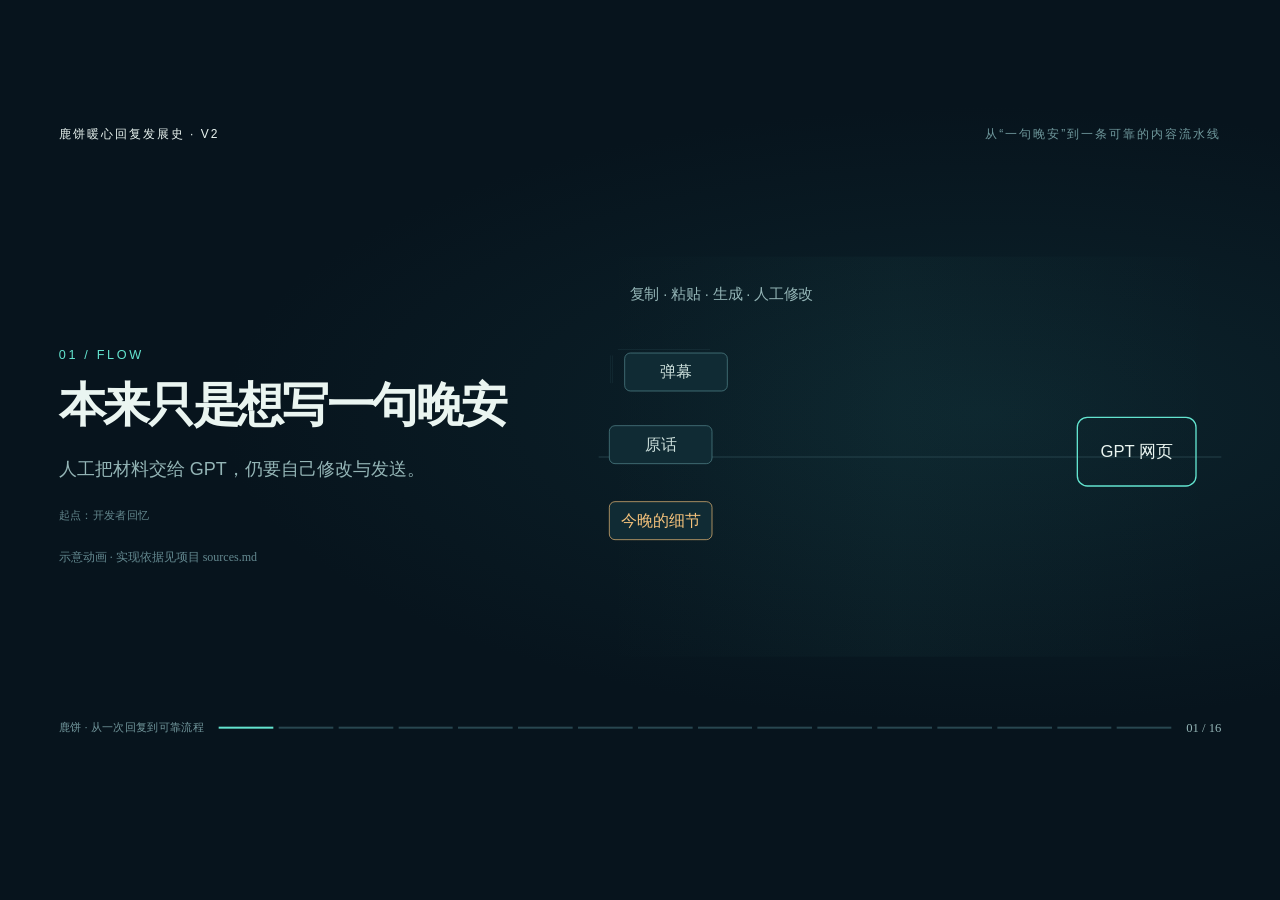
<file: projects/development-history-v2/ppt/index.html>
<!doctype html><html lang="zh-CN"><head><meta charset="utf-8"><meta name="viewport" content="width=device-width,initial-scale=1"><title>鹿饼暖心回复发展史 V2</title><style>
:root{--bg:#07141d;--ink:#eaf5f1;--muted:#94b5b6;--cyan:#63e4cf;--gold:#f5c27b;--pink:#ff7f96;--line:#31515b}*{box-sizing:border-box}html,body{margin:0;overflow:hidden;background:var(--bg);color:var(--ink);font-family:"Microsoft YaHei","Noto Sans CJK SC",sans-serif}#deck{position:absolute;left:50%;top:50%;width:1920px;height:1080px;transform:translate(-50%,-50%) scale(var(--scale,1));background:radial-gradient(ellipse at 77% 45%,#16424a55,transparent 55%),var(--bg);overflow:hidden}header{position:absolute;top:54px;left:88px;right:88px;display:flex;justify-content:space-between;font-size:18px;letter-spacing:3px;color:#70999d}header b{font-weight:500;color:#eaf5f1}.slide{display:none;position:absolute;inset:0;padding:170px 88px 150px;grid-template-columns:720px 1fr;gap:90px;align-items:center}.slide.active{display:grid}.eyebrow{font-size:19px;color:var(--cyan);letter-spacing:4px;margin-bottom:24px}.counter{font:18px Consolas;color:#648990;margin-top:35px}h1{font-size:70px;line-height:1.16;letter-spacing:-3px;margin:0 0 30px;max-width:700px}h1 em{font-style:normal;color:var(--cyan)}p{font-size:27px;line-height:1.85;color:var(--muted);margin:0;max-width:700px}.source{margin-top:30px;color:#65898f;font-size:17px;line-height:1.75}.source strong{color:var(--gold);font-weight:500}.stage{height:600px;position:relative;display:flex;align-items:center;justify-content:center}.stage:before{content:"";position:absolute;inset:0;background:linear-gradient(90deg,transparent,#63e4cf08 48%,transparent)}.axis{position:absolute;left:0;right:0;top:50%;height:1px;background:var(--line)}.packet{position:absolute;left:calc(var(--p)*1%);top:calc(50% + var(--y));width:126px;height:42px;border:1px solid #568b91;border-radius:9px;background:#102b34;display:grid;place-items:center;font-size:16px;color:#cde0dc;transform:translate(-50%,-50%) scale(var(--s,1));opacity:var(--o,1)}.packet.hot{border-color:var(--gold);color:var(--gold)}.packet.merge{width:180px;border-color:var(--cyan);color:var(--cyan)}.context-box{position:absolute;left:8%;right:8%;top:28%;height:205px;border:1px solid #517a80;border-radius:18px;padding:24px}.context-box .bar{height:22px;border-radius:20px;background:#1d3d45;overflow:hidden}.context-box .fill{width:calc(var(--p)*1%);height:100%;background:linear-gradient(90deg,var(--cyan),var(--gold));transform-origin:left}.context-box .limit{position:absolute;top:70px;bottom:22px;left:calc(var(--limit)*1%);border-left:2px dashed var(--pink)}.context-box label{display:flex;justify-content:space-between;color:var(--muted);font-size:18px;margin-bottom:24px}.overflow{position:absolute;right:45px;bottom:34px;color:var(--pink);font-size:21px;opacity:var(--overflow,0)}.tokens{position:absolute;left:4%;right:4%;bottom:90px;display:flex;gap:10px;justify-content:center}.token{padding:14px 18px;border:1px solid #3c6167;border-radius:8px;font-size:18px;opacity:.6;transform:translateY(0)}.token.selected{border-color:var(--cyan);color:var(--cyan);opacity:1;transform:translateY(-12px)}.window{position:absolute;left:10%;right:10%;top:21%;bottom:21%;border:1px solid var(--cyan);border-radius:22px;padding:34px;transform:scaleX(var(--wide,.45));transform-origin:left;overflow:hidden;background:#0b2730aa}.window .evidence{display:flex;flex-direction:column;gap:15px;width:680px;opacity:var(--evidence,0)}.evidence i{height:14px;background:#3e7277;border-radius:7px}.evidence i:nth-child(2){width:75%}.evidence i:nth-child(3){width:90%}.evidence i:nth-child(4){width:58%}.evidence i:nth-child(5){width:82%}.full-badge{position:absolute;right:35px;top:35px;color:var(--gold);font-size:21px;opacity:var(--full,0)}.badprompt,.goodprompt{position:absolute;left:8%;right:8%;border:1px solid #515f63;border-radius:14px;padding:24px;font-size:22px;line-height:1.6}.badprompt{top:20%;color:#b7a6a8;opacity:calc(1 - var(--p))}.goodprompt{top:51%;border-color:var(--cyan);clip-path:inset(0 calc(100% - var(--good,0)*1%) 0 0);color:var(--cyan)}.rule{position:absolute;bottom:20%;display:flex;gap:16px}.rule b{border:1px solid #4e777a;border-radius:20px;padding:10px 18px;color:var(--muted);opacity:.25}.rule b.on{opacity:1;border-color:var(--cyan);color:var(--cyan)}.script-track{position:absolute;left:7%;right:7%;top:47%;height:5px;background:var(--line)}.script-dot{position:absolute;left:calc(var(--p)*80% + 10%);top:calc(47% - 13px);width:30px;height:30px;border-radius:50%;background:var(--gold);box-shadow:0 0 35px var(--gold);transform:translateX(-50%)}.script-node{position:absolute;top:32%;padding:22px;border:1px solid #446e73;border-radius:12px;color:var(--muted);opacity:.35;transform:translateY(20px)}.script-node.on{opacity:1;transform:translateY(0);border-color:var(--cyan);color:var(--ink)}.script-node:nth-child(1){left:5%}.script-node:nth-child(2){left:34%}.script-node:nth-child(3){right:5%}.model-line{position:absolute;left:10%;right:10%;top:56%;height:3px;background:var(--line)}.model-marker{position:absolute;left:calc(10% + var(--p)*80%);top:calc(56% - 18px);width:38px;height:38px;border-radius:50%;background:var(--cyan);box-shadow:0 0 40px var(--cyan);transform:translateX(-50%)}.model-labels{position:absolute;left:8%;right:8%;top:63%;display:flex;justify-content:space-between;color:var(--muted);font-size:21px}.glyphs{position:absolute;top:25%;display:flex;gap:24px;font-size:42px;color:var(--cyan)}.glyphs span{opacity:var(--glyph,.2);transform:translateY(calc((1 - var(--glyph))*20px))}.fourgrid{position:absolute;left:8%;top:20%;width:430px;height:430px;display:grid;grid-template-columns:1fr 1fr;gap:8px;transform:translateX(calc(var(--p)*-100px)) rotate(calc(var(--p)*-3deg));opacity:calc(1 - var(--p)*.7)}.fourgrid i{background:#16444b;border:1px solid #4a7d7d;display:grid;place-items:center;color:#87c1bc;font-style:normal;font-size:19px}.film{position:absolute;right:7%;top:20%;width:470px;height:440px;border:1px solid var(--cyan);background:linear-gradient(145deg,#112d34,#081921);transform:translateX(calc((1 - var(--p))*140px));opacity:var(--film,0);padding:28px}.film:before{content:"";display:block;height:240px;background:radial-gradient(circle at 60% 35%,#6ee7d65a,transparent 20%),linear-gradient(135deg,#184d55,#0b222a);border:1px solid #4e7e83}.film span{display:block;color:var(--gold);margin-top:22px;font-size:22px}.anchor{position:absolute;left:52%;top:48%;color:var(--cyan);font-size:18px;opacity:var(--anchor,0)}.nodes{position:absolute;inset:12% 8%}.node{position:absolute;width:128px;height:70px;border:1px solid #4f7c80;border-radius:12px;display:grid;place-items:center;color:var(--muted);opacity:.5}.node.sui{left:7%;top:15%}.node.guest{right:7%;top:15%}.node.voice{left:38%;bottom:8%}.node.image{right:8%;bottom:5%}.node.on{border-color:var(--cyan);color:var(--cyan);opacity:1}.link{position:absolute;height:2px;background:var(--cyan);transform-origin:left;opacity:var(--link-o,0)}.link.one{left:23%;top:28%;width:42%;transform:rotate(20deg)}.link.two{left:50%;top:34%;width:36%;transform:rotate(65deg)}.clock{position:absolute;left:17%;top:18%;width:250px;height:250px;border:2px solid #4b747b;border-radius:50%;display:grid;place-items:center;font-size:42px;color:var(--gold)}.clock:after{content:"";position:absolute;left:50%;top:50%;height:82px;width:3px;background:var(--cyan);transform-origin:bottom;transform:translate(-50%,-100%) rotate(calc(var(--p)*720deg))}.path{position:absolute;left:48%;right:8%;top:31%;font-size:22px;color:var(--muted);line-height:3}.path b{color:var(--cyan);font-weight:500}.branch{position:absolute;left:50%;top:53%;width:42%;height:2px;background:var(--line)}.branch:after{content:"";position:absolute;right:0;top:-22px;width:70%;height:44px;border-top:2px solid var(--cyan);border-right:2px solid var(--cyan);border-radius:0 28px 0 0;opacity:var(--p)}.branch:before{content:"文字先发 → 图片补图";position:absolute;right:0;top:34px;color:var(--gold);font-size:19px;opacity:var(--p)}.queue{position:absolute;left:7%;right:7%;top:34%;display:flex;justify-content:space-between}.qitem{width:170px;height:95px;border:1px solid #426d72;border-radius:10px;display:grid;place-items:center;color:var(--muted);opacity:.5}.qitem.on{color:var(--cyan);border-color:var(--cyan);opacity:1;transform:translateY(-12px)}.qarrow{align-self:center;color:var(--gold);font-size:30px}.end-ring{width:430px;height:430px;border-radius:50%;border:1px solid var(--cyan);display:grid;place-items:center;color:var(--cyan);font-size:48px;box-shadow:0 0 0 38px #63e4cf08,0 0 100px #63e4cf18}.end-ring small{display:block;font-size:19px;color:var(--muted);text-align:center;margin-top:15px}footer{position:absolute;left:88px;right:88px;bottom:112px;display:flex;align-items:center;gap:22px;color:#72979c;font-size:17px}.rail{flex:1;display:flex;gap:8px}.rail i{height:3px;flex:1;background:#284750}.rail i.on{background:var(--cyan)}.rail i.past{background:#387177}.page{font:19px Consolas;color:var(--muted)}
</style></head><body><main id="deck"><header><b>鹿饼暖心回复发展史 · V2</b><span>从“一句晚安”到一条可靠的内容流水线</span></header></main><script>
const data=[{"id":"origin","title":"本来只是想写一句晚安","narration":"最开始，我们只是人工把弹幕贴进聊天网页。真正费心的，是让这一句晚安，既记得今晚，也真的有点温度。","kind":"flow","labels":["人工整理","GPT 网页","晚安草稿"]},{"id":"context_limit","title":"上下文装不下，怎么办","narration":"早期模型的上下文装不下整场直播。我们先按时间分组、合并重复弹幕，再降低水词权重。先解决的，是模型到底能看到什么。","kind":"context","labels":["原始弹幕","有限窗口","超出容量"]},{"id":"short_context","title":"短一点，反而更容易写好","narration":"当时我们发现，筛选后的短上下文反而更聚焦。但不能随便删：随机丢弃后来改成评分、目标行数和必留项，让关键细节留下来。","kind":"selection","labels":["随机丢弃","目标 1000 行","必留细节"]},{"id":"full_context","title":"模型变强，取舍也要重做","narration":"后来模型能力进步，我们又试着保留完整字幕和弹幕。弥月、米汀的实验流程只压缩重复排版，再用原文复核。策略也要跟着能力变。","kind":"expand","labels":["筛选输入","完整证据","原文复核"]},{"id":"warm_prompt","title":"暖心，不是多加几句夸奖","narration":"回复一度爱说含金量爆表，听起来热闹，却每晚都差不多。后来我们要求它回应具体原话、失误和现场反应。暖心，要从今晚的细节长出来。","kind":"prompt","labels":["泛泛夸奖","回应原话","具体 → 感受"]},{"id":"prompt_boundaries","title":"一句自然的话，背后也有边界","narration":"我们还反复调整称呼、字数和问候。粉丝名字不能当主播名字，嘉宾的经历不能算给房主。白天下播，也不能机械地说晚安。","kind":"rules","labels":["称呼边界","说话人边界","真实时段"]},{"id":"comic_script","title":"先当编剧，再请画师","narration":"漫画更不是把摘要扔给画图模型。先选几个有起因、有转折的节拍，再写角色动作、画面和短台词。脚本太长被截断，还得修输出限制和失败处理。","kind":"script","labels":["原文证据","叙事节拍","画面脚本"]},{"id":"references","title":"画得像，还要画得对","narration":"立绘保证人物像，录播截图保证场景对。后来脚本会主动请求关键时刻的截图，并说明用来核对什么。参考图不是装饰，而是画面证据。","kind":"references","labels":["角色立绘","关键截图","核对事实"]},{"id":"wrong_game","title":"她爱玩，不等于今晚就在玩","narration":"有次我们发现，小弥的图总在启动原神。问题出在人设抢过了本场事实。后来明确证据优先级：本场标题和原话，必须压过模型对人物的刻板印象。","kind":"evidence","labels":["稳定人设","本场标题","实际游戏"]},{"id":"image_models","title":"模型升级，中文终于能入画","narration":"早期图片里的中文容易出错，我们甚至要求纯默剧。后来接入更支持中文的模型，包括新的图像模型，才重新规划台词、拟声词和位置。","kind":"models","labels":["早期模型","高级模型","中文锚点"]},{"id":"composition","title":"同一场直播，两种讲法","narration":"构图也发展出两条路：四格把几个笑点依次讲清；沉浸式让人物进入电影感主画面。再把四到六处中文回忆锚点，放回对应动作旁边。","kind":"composition","labels":["四格分镜","沉浸主画面","回忆锚点"]},{"id":"multi_people","title":"从一个人，到一群不同的人","narration":"扩展到多位主播时，每个房间都要配置称呼、粉丝名、外观和参考图。有的人适合长回复，有的人需要短一点，语气也不能全套岁己的模板。","kind":"identity","labels":["房间配置","独立称呼","参考图"]},{"id":"false_guests","title":"一个表情包，也会让 AI 串台","narration":"表情包名字里有花礼，不代表花礼来联动了。我们修过这种误加角色，也修过把粉碎机听成岁己。声音、原话和上下文要互相核对，不能见词就替换。","kind":"gate","labels":["提到名字","证据门槛","允许入画"]},{"id":"timing","title":"生成好了，也不一定马上发","narration":"发送时机同样磨了很久：断流不等于下播，动态也要找对。新动态五分钟内优先及时回复；图片没好就先发文字，错过窗口再有限等待，之后补图。","kind":"timing","labels":["确认动态","五分钟窗口","文字先发"]},{"id":"reliability","title":"重试一次，不能多发一遍","narration":"还有观众看不见的功夫：显卡忙时排队，重启后恢复任务，同一场不能重复生图、重复评论。共享缓存省掉重复输入，失败的切片也不能拖垮整条晚安流程。","kind":"queue","labels":["排队恢复","缓存命中","一次发送"]},{"id":"ending","title":"713 次提交，还是同一个出发点","narration":"从第一版到现在，仓库已经有七百多次提交。它们不是为了把流程图画得更复杂，而是一次次让事实更准、表达更贴心，让那句晚安值得被收到。","kind":"ending","labels":["713 次提交","事实更准","心意送达"]}];const deck=document.querySelector('#deck');const slides=[];const rail=document.createElement('div');rail.className='rail';let current=0;
function visual(item){const labels=item.labels.map(function(x,i){return '<span class="token '+(i===0?'selected':'')+'" style="--dy:'+(i*3)+'px">'+x+'</span>'}).join('');if(item.kind==='flow')return '<div class="axis"></div>'+['弹幕','时间','情绪','原话'].map(function(x,i){return '<i class="packet '+(i===3?'hot':'')+'" style="--p:'+(12+i*22)+';--y:'+((i-1.5)*75)+'px">'+x+'</i>'}).join('')+'<div class="packet merge" style="--p:50;--y:0">可用输入</div>';if(item.kind==='context')return '<div class="context-box" style="--limit:68"><label><span>原始直播证据</span><span>上下文窗口</span></label><div class="bar"><div class="fill"></div></div><div class="limit"></div><div class="overflow">超出窗口 → 必须取舍</div></div>';if(item.kind==='selection')return '<div class="context-box" style="--limit:100"><label><span>评分：信号、次数、人数</span><span>目标行数</span></label><div class="bar"><div class="fill"></div></div><div class="tokens">'+labels+'</div></div>';if(item.kind==='expand')return '<div class="window"><div class="evidence"><i></i><i></i><i></i><i></i><i></i></div><div class="full-badge">完整证据 · 重复压缩</div></div>';if(item.kind==='prompt')return '<div class="badprompt">“今晚含金量爆表，大家都很开心。”<br><small>泛泛、每晚都能用</small></div><div class="goodprompt">“从本场那句原话切入，再说为什么让人心疼或发笑。”</div><div class="rule">'+labels+'</div>';if(item.kind==='rules')return '<div class="rule" style="top:35%;bottom:auto">'+labels+'</div><div class="nodes"><div class="node sui on">房主岁己</div><div class="node guest">嘉宾／外部声源</div><div class="node voice on">时段与称呼</div></div>';if(item.kind==='script')return '<div class="script-node">原文证据</div><div class="script-node">叙事节拍</div><div class="script-node">角色动作</div><div class="script-track"></div><div class="script-dot"></div>';if(item.kind==='references')return '<div class="nodes"><div class="node sui on">立绘：人物</div><div class="node guest on">截图：事实</div><div class="node voice">脚本：动作</div><div class="node image">成图：证据</div><div class="link one"></div><div class="link two"></div></div>';if(item.kind==='evidence')return '<div class="fourgrid"><i>人设<br>线索</i><i>本场<br>原话</i><i>标题<br>证据</i><i>画面<br>截图</i></div><div class="film"><div></div><span>本场事实优先</span></div>';if(item.kind==='models')return '<div class="glyphs"><span>无字</span><span>少字</span><span>中文锚点</span></div><div class="model-line"></div><div class="model-marker"></div><div class="model-labels"><span>早期模型</span><span>高级模型</span><span>GPT Image 2</span></div>';if(item.kind==='composition')return '<div class="fourgrid"><i>起因</i><i>反应</i><i>转折</i><i>结果</i></div><div class="film"><div></div><span>一张画面：起因 → 转折 → 收束</span></div><div class="anchor">文字锚点贴在对应动作旁</div>';if(item.kind==='identity')return '<div class="nodes"><div class="node sui on">岁己<br>房主</div><div class="node guest">嘉宾<br>声纹</div><div class="node voice">外观／别名</div><div class="node image">参考图</div><div class="link one"></div><div class="link two"></div></div>';if(item.kind==='gate')return '<div class="context-box"><label><span>提到名字</span><span>是否真联动？</span></label><div class="tokens">'+labels+'</div><div class="full-badge">原话 + 声音 + 上下文 → 通过</div></div>';if(item.kind==='timing')return '<div class="clock"><span>下播</span></div><div class="path"><b>确认最新动态</b><br>≤ 5 分钟：优先抢时效<br>图片未好：文字先发<br>超时后：有限等待再补图</div><div class="branch"></div>';if(item.kind==='queue')return '<div class="queue">'+['显卡忙','处理队列','缓存命中','一次发送'].map(function(x,i){return '<div class="qitem '+(i===0?'on':'')+'">'+x+'</div>'+(i<3?'<div class="qarrow">→</div>':'')}).join('')+'</div>';return '<div class="end-ring"><div>713 次提交<small>把心意稳定送达</small></div></div>'}
data.forEach(function(item,i){const s=document.createElement('section');s.className='slide'+(i===0?' active':'');s.dataset.slide=i;s.innerHTML='<div><div class="eyebrow">'+String(i+1).padStart(2,'0')+' / '+item.kind.toUpperCase()+'</div><h1>'+item.title+'</h1><p>'+item.narration+'</p><div class="source"><strong>原理图解</strong> · 动画展示关键变化，不是静态截图</div><div class="counter">AI VIDEO WORKFLOW · 2026</div></div><div class="stage" data-kind="'+item.kind+'">'+visual(item)+'</div>';deck.appendChild(s);const d=document.createElement('i');rail.appendChild(d);slides.push(s)});deck.appendChild(rail);const dots=[...rail.children];const page=document.createElement('span');page.className='page';page.id='page';const foot=document.createElement('footer');foot.innerHTML='<span>鹿饼 · 从一次回复到可靠流程</span>';foot.appendChild(rail);foot.appendChild(page);deck.appendChild(foot);
function resize(){document.documentElement.style.setProperty('--scale',Math.min(innerWidth/1920,innerHeight/1080))}function select(n){current=Math.max(0,Math.min(slides.length-1,n));slides.forEach(function(s,i){s.classList.toggle('active',i===current)});dots.forEach(function(d,i){d.classList.toggle('on',i===current);d.classList.toggle('past',i<current)});page.textContent=String(current+1).padStart(2,'0')+' / '+data.length}
function updateVisual(slide,time,duration){const p=Math.max(0,Math.min(1,time/duration));const stage=slides[slide].querySelector('.stage');stage.style.setProperty('--p',p);stage.style.setProperty('--limit',35+33*Math.min(1,p*1.4));stage.style.setProperty('--overflow',p>.72?1:0);stage.style.setProperty('--wide',.46+.54*p);stage.style.setProperty('--evidence',p>.45?1:0);stage.style.setProperty('--full',p>.62?1:0);stage.style.setProperty('--good',Math.min(100,p*170));stage.style.setProperty('--film',Math.max(0,(p-.35)*1.6));stage.style.setProperty('--anchor',Math.max(0,(p-.58)*2.4));stage.style.setProperty('--glyph',Math.min(1,p*1.6));stage.style.setProperty('--link-o',Math.min(1,p*2));stage.querySelectorAll('.token').forEach(function(e,i){e.classList.toggle('selected',p>(i+.4)/(stage.querySelectorAll('.token').length+.2))});stage.querySelectorAll('.script-node').forEach(function(e,i){e.classList.toggle('on',p>(i+.25)/3.2)});stage.querySelectorAll('.qitem').forEach(function(e,i){e.classList.toggle('on',p>(i+.2)/4)})}
window.renderAt=function(v){select(v.slide);updateVisual(v.slide,v.time,v.duration)};addEventListener('resize',resize);addEventListener('keydown',function(e){if(['ArrowRight',' '].includes(e.key))select(current+1);if(e.key==='ArrowLeft')select(current-1)});resize();select(0);updateVisual(0,0,15)
</script><script src="motion.js"></script></body></html>
</file>
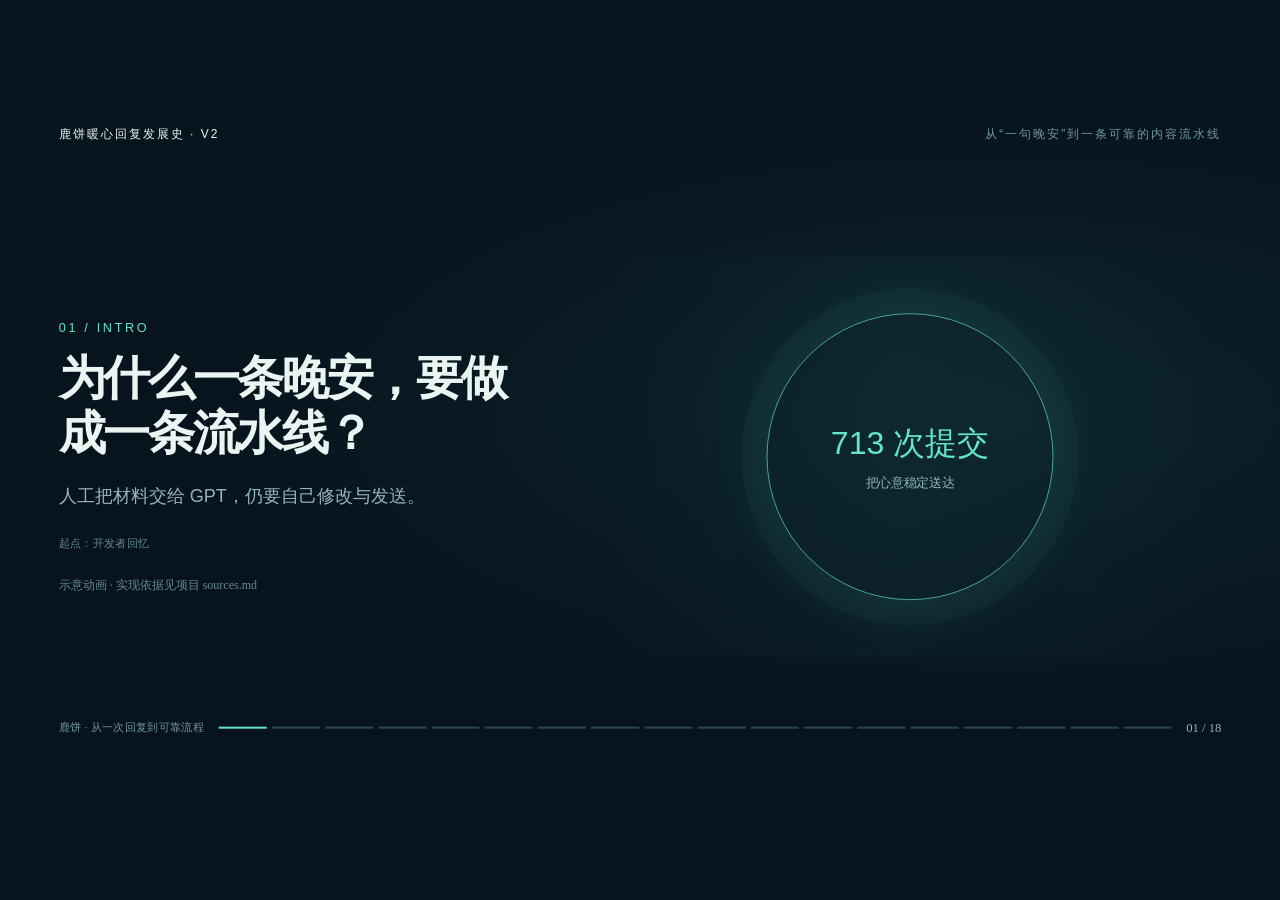
<file: projects/development-history-v3-rvc/ppt/index.html>
<!doctype html><html lang="zh-CN"><head><meta charset="utf-8"><meta name="viewport" content="width=device-width,initial-scale=1"><title>鹿饼暖心回复发展史 V2</title><style>
:root{--bg:#07141d;--ink:#eaf5f1;--muted:#94b5b6;--cyan:#63e4cf;--gold:#f5c27b;--pink:#ff7f96;--line:#31515b}*{box-sizing:border-box}html,body{margin:0;overflow:hidden;background:var(--bg);color:var(--ink);font-family:"Microsoft YaHei","Noto Sans CJK SC",sans-serif}#deck{position:absolute;left:50%;top:50%;width:1920px;height:1080px;transform:translate(-50%,-50%) scale(var(--scale,1));background:radial-gradient(ellipse at 77% 45%,#16424a55,transparent 55%),var(--bg);overflow:hidden}header{position:absolute;top:54px;left:88px;right:88px;display:flex;justify-content:space-between;font-size:18px;letter-spacing:3px;color:#70999d}header b{font-weight:500;color:#eaf5f1}.slide{display:none;position:absolute;inset:0;padding:170px 88px 150px;grid-template-columns:720px 1fr;gap:90px;align-items:center}.slide.active{display:grid}.eyebrow{font-size:19px;color:var(--cyan);letter-spacing:4px;margin-bottom:24px}.counter{font:18px Consolas;color:#648990;margin-top:35px}h1{font-size:70px;line-height:1.16;letter-spacing:-3px;margin:0 0 30px;max-width:700px}h1 em{font-style:normal;color:var(--cyan)}p{font-size:27px;line-height:1.85;color:var(--muted);margin:0;max-width:700px}.source{margin-top:30px;color:#65898f;font-size:17px;line-height:1.75}.source strong{color:var(--gold);font-weight:500}.stage{height:600px;position:relative;display:flex;align-items:center;justify-content:center}.stage:before{content:"";position:absolute;inset:0;background:linear-gradient(90deg,transparent,#63e4cf08 48%,transparent)}.axis{position:absolute;left:0;right:0;top:50%;height:1px;background:var(--line)}.packet{position:absolute;left:calc(var(--p)*1%);top:calc(50% + var(--y));width:126px;height:42px;border:1px solid #568b91;border-radius:9px;background:#102b34;display:grid;place-items:center;font-size:16px;color:#cde0dc;transform:translate(-50%,-50%) scale(var(--s,1));opacity:var(--o,1)}.packet.hot{border-color:var(--gold);color:var(--gold)}.packet.merge{width:180px;border-color:var(--cyan);color:var(--cyan)}.context-box{position:absolute;left:8%;right:8%;top:28%;height:205px;border:1px solid #517a80;border-radius:18px;padding:24px}.context-box .bar{height:22px;border-radius:20px;background:#1d3d45;overflow:hidden}.context-box .fill{width:calc(var(--p)*1%);height:100%;background:linear-gradient(90deg,var(--cyan),var(--gold));transform-origin:left}.context-box .limit{position:absolute;top:70px;bottom:22px;left:calc(var(--limit)*1%);border-left:2px dashed var(--pink)}.context-box label{display:flex;justify-content:space-between;color:var(--muted);font-size:18px;margin-bottom:24px}.overflow{position:absolute;right:45px;bottom:34px;color:var(--pink);font-size:21px;opacity:var(--overflow,0)}.tokens{position:absolute;left:4%;right:4%;bottom:90px;display:flex;gap:10px;justify-content:center}.token{padding:14px 18px;border:1px solid #3c6167;border-radius:8px;font-size:18px;opacity:.6;transform:translateY(0)}.token.selected{border-color:var(--cyan);color:var(--cyan);opacity:1;transform:translateY(-12px)}.window{position:absolute;left:10%;right:10%;top:21%;bottom:21%;border:1px solid var(--cyan);border-radius:22px;padding:34px;transform:scaleX(var(--wide,.45));transform-origin:left;overflow:hidden;background:#0b2730aa}.window .evidence{display:flex;flex-direction:column;gap:15px;width:680px;opacity:var(--evidence,0)}.evidence i{height:14px;background:#3e7277;border-radius:7px}.evidence i:nth-child(2){width:75%}.evidence i:nth-child(3){width:90%}.evidence i:nth-child(4){width:58%}.evidence i:nth-child(5){width:82%}.full-badge{position:absolute;right:35px;top:35px;color:var(--gold);font-size:21px;opacity:var(--full,0)}.badprompt,.goodprompt{position:absolute;left:8%;right:8%;border:1px solid #515f63;border-radius:14px;padding:24px;font-size:22px;line-height:1.6}.badprompt{top:20%;color:#b7a6a8;opacity:calc(1 - var(--p))}.goodprompt{top:51%;border-color:var(--cyan);clip-path:inset(0 calc(100% - var(--good,0)*1%) 0 0);color:var(--cyan)}.rule{position:absolute;bottom:20%;display:flex;gap:16px}.rule b{border:1px solid #4e777a;border-radius:20px;padding:10px 18px;color:var(--muted);opacity:.25}.rule b.on{opacity:1;border-color:var(--cyan);color:var(--cyan)}.script-track{position:absolute;left:7%;right:7%;top:47%;height:5px;background:var(--line)}.script-dot{position:absolute;left:calc(var(--p)*80% + 10%);top:calc(47% - 13px);width:30px;height:30px;border-radius:50%;background:var(--gold);box-shadow:0 0 35px var(--gold);transform:translateX(-50%)}.script-node{position:absolute;top:32%;padding:22px;border:1px solid #446e73;border-radius:12px;color:var(--muted);opacity:.35;transform:translateY(20px)}.script-node.on{opacity:1;transform:translateY(0);border-color:var(--cyan);color:var(--ink)}.script-node:nth-child(1){left:5%}.script-node:nth-child(2){left:34%}.script-node:nth-child(3){right:5%}.model-line{position:absolute;left:10%;right:10%;top:56%;height:3px;background:var(--line)}.model-marker{position:absolute;left:calc(10% + var(--p)*80%);top:calc(56% - 18px);width:38px;height:38px;border-radius:50%;background:var(--cyan);box-shadow:0 0 40px var(--cyan);transform:translateX(-50%)}.model-labels{position:absolute;left:8%;right:8%;top:63%;display:flex;justify-content:space-between;color:var(--muted);font-size:21px}.glyphs{position:absolute;top:25%;display:flex;gap:24px;font-size:42px;color:var(--cyan)}.glyphs span{opacity:var(--glyph,.2);transform:translateY(calc((1 - var(--glyph))*20px))}.fourgrid{position:absolute;left:8%;top:20%;width:430px;height:430px;display:grid;grid-template-columns:1fr 1fr;gap:8px;transform:translateX(calc(var(--p)*-100px)) rotate(calc(var(--p)*-3deg));opacity:calc(1 - var(--p)*.7)}.fourgrid i{background:#16444b;border:1px solid #4a7d7d;display:grid;place-items:center;color:#87c1bc;font-style:normal;font-size:19px}.film{position:absolute;right:7%;top:20%;width:470px;height:440px;border:1px solid var(--cyan);background:linear-gradient(145deg,#112d34,#081921);transform:translateX(calc((1 - var(--p))*140px));opacity:var(--film,0);padding:28px}.film:before{content:"";display:block;height:240px;background:radial-gradient(circle at 60% 35%,#6ee7d65a,transparent 20%),linear-gradient(135deg,#184d55,#0b222a);border:1px solid #4e7e83}.film span{display:block;color:var(--gold);margin-top:22px;font-size:22px}.anchor{position:absolute;left:52%;top:48%;color:var(--cyan);font-size:18px;opacity:var(--anchor,0)}.nodes{position:absolute;inset:12% 8%}.node{position:absolute;width:128px;height:70px;border:1px solid #4f7c80;border-radius:12px;display:grid;place-items:center;color:var(--muted);opacity:.5}.node.sui{left:7%;top:15%}.node.guest{right:7%;top:15%}.node.voice{left:38%;bottom:8%}.node.image{right:8%;bottom:5%}.node.on{border-color:var(--cyan);color:var(--cyan);opacity:1}.link{position:absolute;height:2px;background:var(--cyan);transform-origin:left;opacity:var(--link-o,0)}.link.one{left:23%;top:28%;width:42%;transform:rotate(20deg)}.link.two{left:50%;top:34%;width:36%;transform:rotate(65deg)}.clock{position:absolute;left:17%;top:18%;width:250px;height:250px;border:2px solid #4b747b;border-radius:50%;display:grid;place-items:center;font-size:42px;color:var(--gold)}.clock:after{content:"";position:absolute;left:50%;top:50%;height:82px;width:3px;background:var(--cyan);transform-origin:bottom;transform:translate(-50%,-100%) rotate(calc(var(--p)*720deg))}.path{position:absolute;left:48%;right:8%;top:31%;font-size:22px;color:var(--muted);line-height:3}.path b{color:var(--cyan);font-weight:500}.branch{position:absolute;left:50%;top:53%;width:42%;height:2px;background:var(--line)}.branch:after{content:"";position:absolute;right:0;top:-22px;width:70%;height:44px;border-top:2px solid var(--cyan);border-right:2px solid var(--cyan);border-radius:0 28px 0 0;opacity:var(--p)}.branch:before{content:"文字先发 → 图片补图";position:absolute;right:0;top:34px;color:var(--gold);font-size:19px;opacity:var(--p)}.queue{position:absolute;left:7%;right:7%;top:34%;display:flex;justify-content:space-between}.qitem{width:170px;height:95px;border:1px solid #426d72;border-radius:10px;display:grid;place-items:center;color:var(--muted);opacity:.5}.qitem.on{color:var(--cyan);border-color:var(--cyan);opacity:1;transform:translateY(-12px)}.qarrow{align-self:center;color:var(--gold);font-size:30px}.end-ring{width:430px;height:430px;border-radius:50%;border:1px solid var(--cyan);display:grid;place-items:center;color:var(--cyan);font-size:48px;box-shadow:0 0 0 38px #63e4cf08,0 0 100px #63e4cf18}.end-ring small{display:block;font-size:19px;color:var(--muted);text-align:center;margin-top:15px}footer{position:absolute;left:88px;right:88px;bottom:112px;display:flex;align-items:center;gap:22px;color:#72979c;font-size:17px}.rail{flex:1;display:flex;gap:8px}.rail i{height:3px;flex:1;background:#284750}.rail i.on{background:var(--cyan)}.rail i.past{background:#387177}.page{font:19px Consolas;color:var(--muted)}
</style></head><body><main id="deck"><header><b>鹿饼暖心回复发展史 · V2</b><span>从“一句晚安”到一条可靠的内容流水线</span></header></main><script>
const data=[{"id":"intro","title":"为什么一条晚安，要做成一条流水线？","narration":"你看到的可能只是一条晚安，但它背后要先回答四个问题：直播发生了什么，主播说了什么，哪些内容值得记住，以及什么时候发出去。这期先看完整流程，再拆开那些真正费心的改动。","lede":"先看观众会得到什么：一条晚安背后的完整工作流。","kind":"intro","labels":["本期主题","整体流程","优化细节"]},{"id":"overview","title":"先看地图：录播结束以后发生什么？","narration":"录播姬把分段文件和弹幕保存下来，Webhook 告诉程序“这一场可能结束了”。程序确认文件稳定、合并录播、提取音频，再交给字幕和上下文流程。最后，晚安回复、漫画、梗概和自动切片各走自己的输出路径，并保留人工确认。","lede":"从录播姬到 Webhook，再到四种输出。","kind":"overview","labels":["录播姬","Webhook","ASR → 晚安 → 切片"]},{"id":"origin","title":"输入从哪里来：不是凭空问 AI","narration":"第一步不是让模型猜。MikuFans 录播姬负责录视频和弹幕，Webhook 负责触发；程序还要等文件写完、处理重连和多段录播。输入不可靠，后面的 AI 再聪明也只是对着半场直播做总结。","lede":"输入不是猜出来的，是录播、弹幕和文件状态。","kind":"flow","labels":["人工整理","GPT 网页","晚安草稿"]},{"id":"context_limit","title":"先让电脑听懂：Whisper 到 FunASR","narration":"早期我们接的是 Whisper，把直播声音转成字幕。后来逐步接入 FunASR、Paraformer、SenseVoice 等现成工具，获得 VAD、标点、热词和更适合中文的时间戳。我们是在接工具和处理边界，不是在重新发明 ASR。","lede":"早期先解决：模型到底能看到什么。","kind":"context","labels":["原始弹幕","有限窗口","超出容量"]},{"id":"short_context","title":"说话人区分，解决了一半的问题","narration":"说话人识别可以帮助区分主播和联动嘉宾，但它不是魔法：声纹相近、多人同时说话、样本不足时仍会错。我们做过参考音频、聚类和相似度诊断，最终选择按房间和任务灰度开启，而不是假装每次都分得准。","lede":"筛选不是删字，是保留信号。","kind":"selection","labels":["随机丢弃","目标 1000 行","必留细节"]},{"id":"full_context","title":"一场直播，最后会分成四种结果","narration":"字幕和弹幕进入上下文后，会分成四条路：晚安回复回答“怎么回应主播”，漫画把事件变成画面，梗概帮助人快速浏览，切片则用高光和字幕寻找可以剪出的片段。它们共享证据，但不是同一份 Prompt。","lede":"模型变强后，再把全文放回来。","kind":"expand","labels":["筛选输入","完整证据","原文复核"]},{"id":"warm_prompt","title":"上下文装不下时，先做取舍","narration":"早期模型装不下整场直播。我们按时间分组、合并复读、降低低信息内容权重，把随机丢弃改成评分、目标行数和必留项。短上下文不是偷懒，而是当时为了让模型抓住重点的工程选择。","lede":"暖心来自具体细节，不是形容词。","kind":"prompt","labels":["泛泛夸奖","回应原话","具体 → 感受"]},{"id":"prompt_boundaries","title":"模型变强以后，才敢试全量","narration":"后来模型和缓存能力进步，部分直播间开始灰度实验新版本：保留完整字幕和弹幕，只压缩重复排版，再用原文复核。短上下文是早期选择，全量上下文是更强模型下的新选择，不能把一种策略永远套给所有房间。","lede":"称呼、说话人、时段，都有边界。","kind":"rules","labels":["称呼边界","说话人边界","真实时段"]},{"id":"comic_script","title":"晚安 Prompt：不要泛泛地夸","narration":"回复一度爱说“含金量爆表”，听起来热闹，却每晚都差不多。后来 Prompt 要求回应本场原话、失误、生活细节和观众反应；称呼、字数、时段和最小长度也都要检查。暖心不是加形容词，而是具体地回应今晚。","lede":"先写节拍，再决定画什么。","kind":"script","labels":["原文证据","叙事节拍","画面脚本"]},{"id":"references","title":"漫画输入：先写脚本，再选证据","narration":"漫画不是把摘要交给画图模型。先把事件拆成起因、转折和结果，再决定哪个人物、道具或游戏画面需要参考图。立绘负责“画得像”，录播截图负责“这场真的发生过”。","lede":"立绘核对人物，截图核对本场。","kind":"references","labels":["角色立绘","关键截图","核对事实"]},{"id":"wrong_game","title":"模型会犯一种很像人的错误","narration":"我们遇到过小弥的图总在启动原神。不是模型不认识人物，而是稳定人设压过了本场事实。后来明确优先级：标题和原话优先，截图核对作品；表情包名字也不能凭空变成联动嘉宾。","lede":"人设不能盖过本场事实。","kind":"evidence","labels":["稳定人设","本场标题","实际游戏"]},{"id":"image_models","title":"图片模型进步，文字策略也会变","narration":"早期图片里的中文经常出错，所以 Prompt 要求少字甚至纯默剧。后来接入更支持中文的模型，才开始规划四到六处回忆锚点，让短台词、拟声词和标题字真正服务画面，而不是盖住人物。","lede":"模型能否写中文，决定画面字怎么做。","kind":"models","labels":["早期模型","高级模型","中文锚点"]},{"id":"composition","title":"四格和沉浸式，各自解决一种问题","narration":"四格适合并列讲清几个笑点；沉浸式适合把一个事件做成电影感主画面。我们还规定文字锚点要贴着对应动作，避免把整段直播摘要缩成一张大海报。","lede":"四格讲顺序，沉浸式讲现场。","kind":"composition","labels":["四格分镜","沉浸主画面","回忆锚点"]},{"id":"multi_people","title":"从岁己单人，到多人联动","narration":"扩展到多个主播后，每个房间都要有自己的称呼、粉丝名、外观、参考图和字数习惯。提到别人时，系统还要判断是不是确实出现了这个人，不能把所有主播套成岁己的模板。","lede":"每个房间都有自己的配置。","kind":"identity","labels":["房间配置","独立称呼","参考图"]},{"id":"false_guests","title":"声音、名字和上下文要互相核对","narration":"短名字可能是别名，也可能只是弹幕表情包；ASR 还会把同音词听错。我们增加反例和后处理，宁可保留匿名说话人，也不把一个词直接替换成错误的人名。","lede":"提到名字，不代表真的联动。","kind":"gate","labels":["提到名字","证据门槛","允许入画"]},{"id":"timing","title":"什么时候发，也是一部分产品设计","narration":"断流不等于下播，文件完成也不等于最新动态已经确认。新动态窗口内优先抢时效；图片没好就先发文字，错过窗口再有限等待、补图。晚安不是生成完就立刻发送。","lede":"生成完成，不等于马上发送。","kind":"timing","labels":["确认动态","五分钟窗口","文字先发"]},{"id":"reliability","title":"观众看不到的，是排队和恢复","narration":"显卡忙时 ASR 要排队，重启后任务要恢复，同一场不能重复生图或重复评论。缓存减少重复输入，失败的切片不能拖垮晚安主流程；这些才是从脚本变成服务的部分。","lede":"队列、缓存、恢复，决定能不能长期跑。","kind":"queue","labels":["排队恢复","缓存命中","一次发送"]},{"id":"ending","title":"所以，这不是“一个模型一键做视频”","narration":"它是一条由录播姬、Webhook、FFmpeg、Whisper、FunASR、多个 AI 模型和人工审核接起来的流水线。模型会换，Prompt 会改，但目标不变：把看直播的人想说的话，准确、及时、温柔地送达。","lede":"把工具接起来，才能持续交付心意。","kind":"ending","labels":["713 次提交","事实更准","心意送达"]}];const deck=document.querySelector('#deck');const slides=[];const rail=document.createElement('div');rail.className='rail';let current=0;
function visual(item){const labels=item.labels.map(function(x,i){return '<span class="token '+(i===0?'selected':'')+'" style="--dy:'+(i*3)+'px">'+x+'</span>'}).join('');if(item.kind==='flow')return '<div class="axis"></div>'+['弹幕','时间','情绪','原话'].map(function(x,i){return '<i class="packet '+(i===3?'hot':'')+'" style="--p:'+(12+i*22)+';--y:'+((i-1.5)*75)+'px">'+x+'</i>'}).join('')+'<div class="packet merge" style="--p:50;--y:0">可用输入</div>';if(item.kind==='context')return '<div class="context-box" style="--limit:68"><label><span>原始直播证据</span><span>上下文窗口</span></label><div class="bar"><div class="fill"></div></div><div class="limit"></div><div class="overflow">超出窗口 → 必须取舍</div></div>';if(item.kind==='selection')return '<div class="context-box" style="--limit:100"><label><span>评分：信号、次数、人数</span><span>目标行数</span></label><div class="bar"><div class="fill"></div></div><div class="tokens">'+labels+'</div></div>';if(item.kind==='expand')return '<div class="window"><div class="evidence"><i></i><i></i><i></i><i></i><i></i></div><div class="full-badge">完整证据 · 重复压缩</div></div>';if(item.kind==='prompt')return '<div class="badprompt">“今晚含金量爆表，大家都很开心。”<br><small>泛泛、每晚都能用</small></div><div class="goodprompt">“从本场那句原话切入，再说为什么让人心疼或发笑。”</div><div class="rule">'+labels+'</div>';if(item.kind==='rules')return '<div class="rule" style="top:35%;bottom:auto">'+labels+'</div><div class="nodes"><div class="node sui on">房主岁己</div><div class="node guest">嘉宾／外部声源</div><div class="node voice on">时段与称呼</div></div>';if(item.kind==='script')return '<div class="script-node">原文证据</div><div class="script-node">叙事节拍</div><div class="script-node">角色动作</div><div class="script-track"></div><div class="script-dot"></div>';if(item.kind==='references')return '<div class="nodes"><div class="node sui on">立绘：人物</div><div class="node guest on">截图：事实</div><div class="node voice">脚本：动作</div><div class="node image">成图：证据</div><div class="link one"></div><div class="link two"></div></div>';if(item.kind==='evidence')return '<div class="fourgrid"><i>人设<br>线索</i><i>本场<br>原话</i><i>标题<br>证据</i><i>画面<br>截图</i></div><div class="film"><div></div><span>本场事实优先</span></div>';if(item.kind==='models')return '<div class="glyphs"><span>无字</span><span>少字</span><span>中文锚点</span></div><div class="model-line"></div><div class="model-marker"></div><div class="model-labels"><span>早期模型</span><span>高级模型</span><span>GPT Image 2</span></div>';if(item.kind==='composition')return '<div class="fourgrid"><i>起因</i><i>反应</i><i>转折</i><i>结果</i></div><div class="film"><div></div><span>一张画面：起因 → 转折 → 收束</span></div><div class="anchor">文字锚点贴在对应动作旁</div>';if(item.kind==='identity')return '<div class="nodes"><div class="node sui on">岁己<br>房主</div><div class="node guest">嘉宾<br>声纹</div><div class="node voice">外观／别名</div><div class="node image">参考图</div><div class="link one"></div><div class="link two"></div></div>';if(item.kind==='gate')return '<div class="context-box"><label><span>提到名字</span><span>是否真联动？</span></label><div class="tokens">'+labels+'</div><div class="full-badge">原话 + 声音 + 上下文 → 通过</div></div>';if(item.kind==='timing')return '<div class="clock"><span>下播</span></div><div class="path"><b>确认最新动态</b><br>≤ 5 分钟：优先抢时效<br>图片未好：文字先发<br>超时后：有限等待再补图</div><div class="branch"></div>';if(item.kind==='queue')return '<div class="queue">'+['显卡忙','处理队列','缓存命中','一次发送'].map(function(x,i){return '<div class="qitem '+(i===0?'on':'')+'">'+x+'</div>'+(i<3?'<div class="qarrow">→</div>':'')}).join('')+'</div>';return '<div class="end-ring"><div>713 次提交<small>把心意稳定送达</small></div></div>'}
data.forEach(function(item,i){const s=document.createElement('section');s.className='slide'+(i===0?' active':'');s.dataset.slide=i;s.innerHTML='<div><div class="eyebrow">'+String(i+1).padStart(2,'0')+' / '+item.kind.toUpperCase()+'</div><h1>'+item.title+'</h1><p>'+item.lede+'</p><div class="source"><strong>原理图解</strong> · 动画展示关键变化，不是静态截图</div><div class="counter">AI VIDEO WORKFLOW · 2026</div></div><div class="stage" data-kind="'+item.kind+'">'+visual(item)+'</div>';deck.appendChild(s);const d=document.createElement('i');rail.appendChild(d);slides.push(s)});deck.appendChild(rail);const dots=[...rail.children];const page=document.createElement('span');page.className='page';page.id='page';const foot=document.createElement('footer');foot.innerHTML='<span>鹿饼 · 从一次回复到可靠流程</span>';foot.appendChild(rail);foot.appendChild(page);deck.appendChild(foot);
function resize(){document.documentElement.style.setProperty('--scale',Math.min(innerWidth/1920,innerHeight/1080))}function select(n){current=Math.max(0,Math.min(slides.length-1,n));slides.forEach(function(s,i){s.classList.toggle('active',i===current)});dots.forEach(function(d,i){d.classList.toggle('on',i===current);d.classList.toggle('past',i<current)});page.textContent=String(current+1).padStart(2,'0')+' / '+data.length}
function updateVisual(slide,time,duration){const p=Math.max(0,Math.min(1,time/duration));const stage=slides[slide].querySelector('.stage');stage.style.setProperty('--p',p);stage.style.setProperty('--limit',35+33*Math.min(1,p*1.4));stage.style.setProperty('--overflow',p>.72?1:0);stage.style.setProperty('--wide',.46+.54*p);stage.style.setProperty('--evidence',p>.45?1:0);stage.style.setProperty('--full',p>.62?1:0);stage.style.setProperty('--good',Math.min(100,p*170));stage.style.setProperty('--film',Math.max(0,(p-.35)*1.6));stage.style.setProperty('--anchor',Math.max(0,(p-.58)*2.4));stage.style.setProperty('--glyph',Math.min(1,p*1.6));stage.style.setProperty('--link-o',Math.min(1,p*2));stage.querySelectorAll('.token').forEach(function(e,i){e.classList.toggle('selected',p>(i+.4)/(stage.querySelectorAll('.token').length+.2))});stage.querySelectorAll('.script-node').forEach(function(e,i){e.classList.toggle('on',p>(i+.25)/3.2)});stage.querySelectorAll('.qitem').forEach(function(e,i){e.classList.toggle('on',p>(i+.2)/4)})}
window.renderAt=function(v){select(v.slide);updateVisual(v.slide,v.time,v.duration)};addEventListener('resize',resize);addEventListener('keydown',function(e){if(['ArrowRight',' '].includes(e.key))select(current+1);if(e.key==='ArrowLeft')select(current-1)});resize();select(0);updateVisual(0,0,15)
</script><script src="motion.js"></script></body></html>
</file>
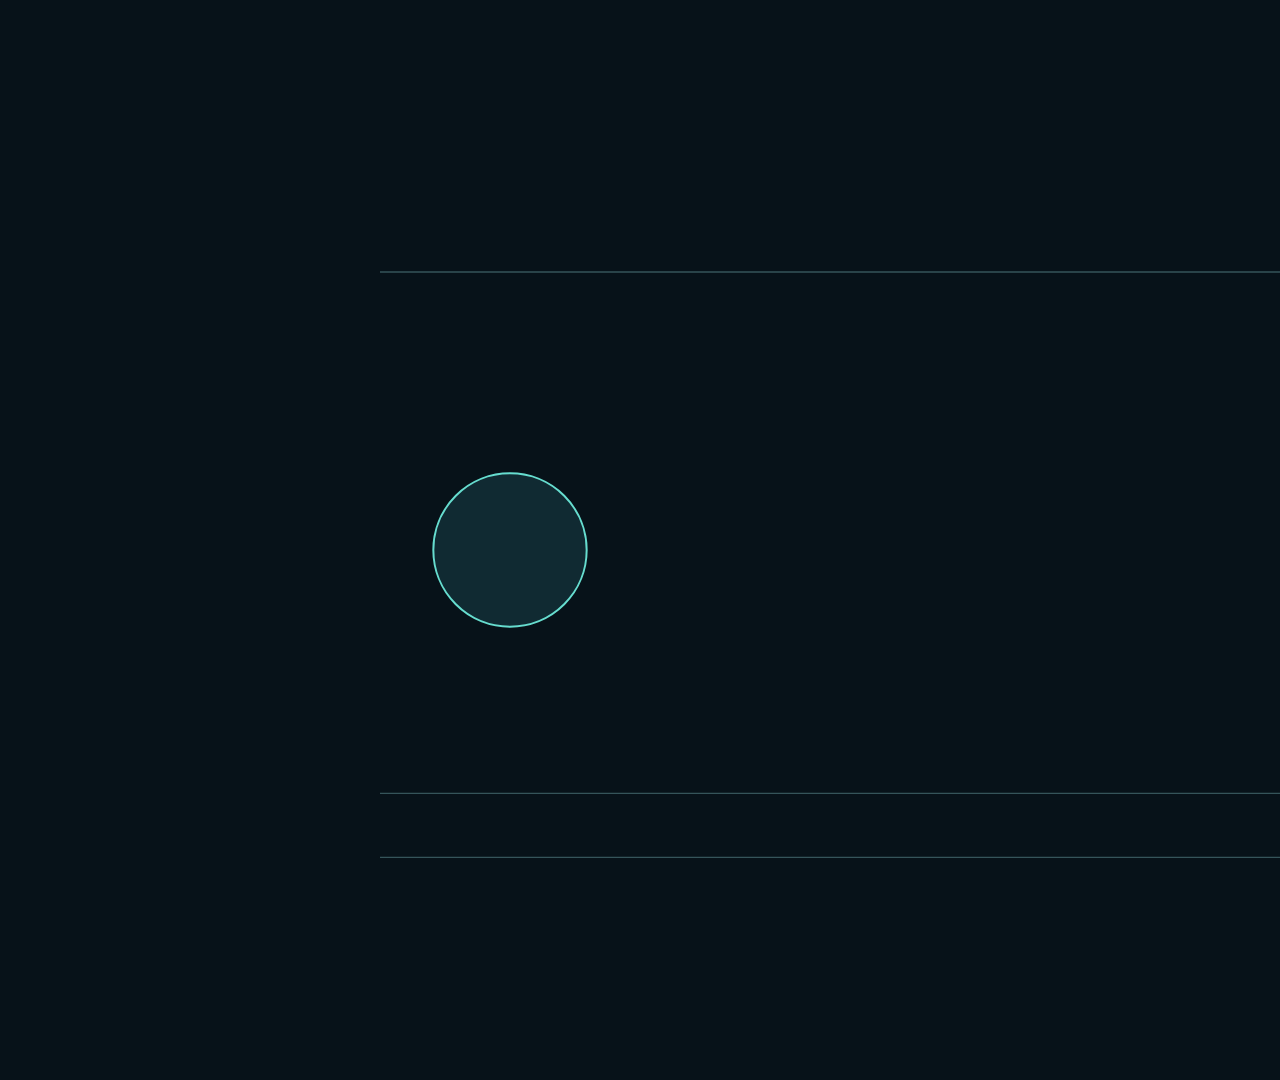
<file: projects/development-history-v4-pagewise/ppt/index.html>
<!doctype html><html lang="zh-CN"><head><meta charset="utf-8"><meta name="viewport" content="width=device-width,initial-scale=1"><title>鹿饼暖心回复发展史 · 逐页动画</title><style>*{box-sizing:border-box}html,body{width:100%;height:100%;margin:0;overflow:hidden;background:#071219;font-family:'Microsoft YaHei','Noto Sans CJK SC',sans-serif;color:#e8f2ed}body{display:grid;place-items:center}#deck{width:1920px;height:1080px;position:relative;transform:scale(var(--scale,1));transform-origin:center;flex:none}.slide{position:absolute;inset:0;display:none}.slide.active{display:block}.slide svg{width:1920px;height:1080px;display:block}.slide.special iframe{border:0;width:1920px;height:1080px;display:block}.overline{fill:#70999d;font-size:19px;letter-spacing:0;font-weight:600}.title{fill:#f2f6f2;font-size:66px;font-weight:700;letter-spacing:0}.subtitle{fill:#c2dfd8;font-size:27px;letter-spacing:0}.ink{fill:#e8f2ed;font-family:inherit}.muted{fill:#a3bbbd;font-family:inherit}.accent{fill:#66ddcf}.gold{fill:#f5c878}.center{text-anchor:middle}.rule,.track{fill:none;stroke:#35545a;stroke-width:2}.progress{fill:none;stroke:#66ddcf;stroke-width:4}.box{fill:#102a32;stroke-width:2}.box.cyan,.circle.cyan{stroke:#66ddcf}.box.gold,.circle.gold{stroke:#f5c878}.box.pink{stroke:#fa91ac}.circle{fill:#102a32;stroke-width:3}.mini{fill:#123039;stroke:#557c83;stroke-width:2}.wire{fill:none;stroke-width:3}.wire.cyan{stroke:#66ddcf}.wire.gold{stroke:#f5c878}.wire.pink{stroke:#fa91ac}.wire.gray{stroke:#446067}.phase{opacity:0}.footer-status{fill:#66ddcf;font-size:25px;font-weight:600}.stream .wire{stroke-width:5}.overview text.kicker{fill:#a3bbbd;font-size:20px;font-weight:600}.overview text.label{fill:#e8f2ed;font-size:27px}.overview text.small{font-size:23px}.overview text.mono{fill:#a3bbbd;font-size:21px}.overview text.gold{fill:#f5c878}.overview text.cyan{fill:#66ddcf}.overview text.pink{fill:#fa91ac}.overview .hair{fill:none;stroke:#496a70;stroke-width:2}.overview .active-line{fill:none;stroke:#66ddcf;stroke-width:4}.overview .gold-line{fill:none;stroke:#f5c878;stroke-width:4}.overview .pink-line{fill:none;stroke:#fa91ac;stroke-width:4}.overview .packet{fill:#102a32;stroke:#557c83;stroke-width:2}.overview .segment{fill:#66ddcf}</style></head><body><main id="deck"><section data-slide="0" data-scene="intro" data-beats="0,7.16,10.54,14.54" data-labels="今晚发生了什么|谁说了什么|该记住什么|何时发出去" class="slide"><svg viewBox="0 0 1920 1080" aria-label="一条晚安，背后要确认多少事？"><rect width="1920" height="1080" fill="#071219"/><path d="M90 138H1830 M90 920H1830" class="rule"/><text x="90" y="94" class="overline">鹿饼暖心回复发展史 / 01</text><text x="1830" y="94" text-anchor="end" class="overline">QUESTIONS</text><text x="90" y="265" class="title">一条晚安，背后要确认多少事？</text><text x="90" y="325" class="subtitle">四个问题，决定一句晚安是否可信</text><g id="phase-0" class="phase"><circle cx="285" cy="555" r="115" class="circle cyan"/><text x="285" y="547" class="center accent" font-size="54">01</text><text x="285" y="612" class="center ink" font-size="26">今晚发生了什么</text><text x="285" y="705" class="center muted" font-size="23">录播 + 弹幕</text></g><g id="phase-1" class="phase"><circle cx="715" cy="555" r="115" class="circle cyan"/><text x="715" y="547" class="center accent" font-size="54">02</text><text x="715" y="612" class="center ink" font-size="26">谁说了什么</text><text x="715" y="705" class="center muted" font-size="23">字幕与说话人</text></g><g id="phase-2" class="phase"><circle cx="1145" cy="555" r="115" class="circle cyan"/><text x="1145" y="547" class="center accent" font-size="54">03</text><text x="1145" y="612" class="center ink" font-size="26">该记住什么</text><text x="1145" y="705" class="center muted" font-size="23">事件与证据</text></g><g id="phase-3" class="phase"><circle cx="1575" cy="555" r="115" class="circle gold"/><text x="1575" y="547" class="center accent" font-size="54">04</text><text x="1575" y="612" class="center ink" font-size="26">何时发出去</text><text x="1575" y="705" class="center muted" font-size="23">时机与审核</text></g><text x="90" y="980" class="footer-status">今晚发生了什么</text><text x="1830" y="980" text-anchor="end" class="overline">17.3s</text><path d="M90 1016H1830" class="track"/><path d="M90 1016H90" class="progress"/></svg></section>
<section data-slide="1" data-scene="overview" data-beats="0,3.89,9.16,13.78,17.39,23.5" data-labels="保存输入|可能结束 ≠ 已经完整|稳定后合并 · 提取音频|字幕与上下文|四条输出路径|保留人工确认" class="slide overview"><svg viewBox="0 0 1920 1080" role="img" aria-labelledby="slideTitle slideDescription">
<title id="slideTitle">录播结束后，先稳住输入，再分流输出</title>
<desc id="slideDescription">录播姬保存分段录播和弹幕；Webhook 仅提示可能结束；文件稳定后合并录播并提取音频，形成字幕与上下文，分成晚安回复、漫画、梗概、自动切片四条输出路径，并保留人工确认。</desc>
<rect width="1920" height="1080" fill="#071219"/>
<path d="M88 144H1832 M88 922H1832" class="hair" opacity=".55"/>
<text x="88" y="92" class="kicker">PROCESS MAP  /  02</text>
<text x="1832" y="92" text-anchor="end" class="kicker">INPUT → EVIDENCE → OUTPUT</text>
<text x="88" y="246" class="title">从录播到晚安，先看整条流程</text>
<text x="90" y="295" class="muted small">Webhook 提醒可能下播；文件写稳后才继续。</text>
<path d="M190 563H840 M980 563H1265" class="hair"/>
<circle cx="190" cy="563" r="5" fill="#66ddcf"/>
<g id="beat-input" class="phase">
  <text x="90" y="410" class="kicker">01  CAPTURE</text><text x="90" y="473" class="label">录播姬</text>
  <path d="M190 563H368" class="active-line"/>
  <g transform="translate(373 510)"><rect width="116" height="104" rx="4" class="packet"/><rect x="14" y="18" width="59" height="8" class="segment"/><rect x="14" y="37" width="82" height="8" class="segment" opacity=".75"/><rect x="14" y="56" width="66" height="8" class="segment" opacity=".5"/><text x="14" y="89" class="muted mono">01 / 02 / 03</text></g>
  <text x="373" y="648" class="label small">分段录播</text>
  <g transform="translate(373 700)"><path d="M0 0H116 M0 22H81 M0 44H104" stroke="#f5c878" stroke-width="5" opacity=".85"/><circle cx="102" cy="22" r="5" fill="#f5c878"/></g>
  <text x="373" y="784" class="label small">弹幕</text>
</g>
<g id="beat-trigger" class="phase">
  <path d="M493 563H599" class="gold-line"/><circle cx="629" cy="563" r="28" fill="#f5c878"/>
  <text x="629" y="572" text-anchor="middle" fill="#071219" font-size="28" font-weight="700">?</text>
  <text x="576" y="472" class="gold label">Webhook</text><text x="576" y="670" class="gold small">可能结束</text><text x="576" y="710" class="muted small">待确认</text>
</g>
<g id="beat-stable" class="phase">
  <path d="M658 563H872" class="active-line"/><path d="M872 507V619 M892 507V619" stroke="#66ddcf" stroke-width="4"/><path d="m851 561 20 20 38-43" fill="none" stroke="#66ddcf" stroke-width="5"/>
  <text x="820" y="410" class="kicker">02  VERIFY + PREPARE</text><text x="770" y="680" class="cyan label">文件稳定</text>
  <path d="M910 563H1040" class="active-line"/><circle cx="1040" cy="563" r="6" fill="#66ddcf"/>
  <text x="966" y="470" class="label small">合并录播</text><text x="966" y="690" class="muted small">提取音频</text>
</g>
<g id="beat-context" class="phase">
  <path d="M1047 563H1278" class="active-line"/><path d="M1278 530V596" stroke="#66ddcf" stroke-width="4"/>
  <text x="1150" y="410" class="kicker">03  SHARED EVIDENCE</text><text x="1133" y="470" class="label">字幕 + 上下文</text><text x="1133" y="682" class="muted small">同一场输入</text>
</g>
<g id="beat-branch" class="phase">
  <path d="M1278 563H1350 M1350 408V763 M1350 408H1430 M1350 526H1430 M1350 645H1430 M1350 763H1430" class="active-line"/>
  <circle cx="1350" cy="563" r="8" fill="#66ddcf"/><text x="1438" y="356" class="kicker">04  DISTINCT PATHS</text>
  <text x="1450" y="418" class="label">晚安回复</text><text x="1450" y="536" class="label">漫画</text><text x="1450" y="655" class="label">梗概</text><text x="1450" y="773" class="label">自动切片</text>
  <text x="1774" y="418" text-anchor="end" class="muted mono">01</text><text x="1774" y="536" text-anchor="end" class="muted mono">02</text><text x="1774" y="655" text-anchor="end" class="muted mono">03</text><text x="1774" y="773" text-anchor="end" class="muted mono">04</text>
</g>
<g id="beat-review" class="phase">
  <path d="M1814 408V763 M1778 408H1814 M1778 526H1814 M1778 645H1814 M1778 763H1814" class="pink-line"/>
  <text x="1814" y="845" text-anchor="end" class="pink label small">保留人工确认</text>
</g>
<text id="status" x="90" y="985" class="cyan label small">保存输入</text><text x="1830" y="985" text-anchor="end" class="muted mono">25.4 s</text>
<path d="M90 1015H1830" stroke="#29444d" stroke-width="3"/><path id="progress" d="M90 1015H90" stroke="#66ddcf" stroke-width="4"/>
</svg></section>
<section data-slide="2" data-scene="origin" data-beats="0,2.48,10.43,16.89" data-labels="MikuFans 录播姬|Webhook|等待文件稳定|重连与多段合并" class="slide"><svg viewBox="0 0 1920 1080" aria-label="录播和弹幕，怎么变成可靠输入？"><rect width="1920" height="1080" fill="#071219"/><path d="M90 138H1830 M90 920H1830" class="rule"/><text x="90" y="94" class="overline">鹿饼暖心回复发展史 / 03</text><text x="1830" y="94" text-anchor="end" class="overline">CAPTURE</text><text x="90" y="265" class="title">录播和弹幕，怎么变成可靠输入？</text><text x="90" y="325" class="subtitle">录播与弹幕，是后续判断的输入</text><g id="phase-0" class="phase"><g><rect x="125" y="480" width="345" height="145" rx="4" class="box cyan"/><text x="151" y="527" class="ink" font-size="30">MikuFans 录播姬</text><text x="151" y="568" class="muted" font-size="21">分段视频 + 弹幕</text></g></g><g id="phase-1" class="phase"><g><rect x="555" y="480" width="345" height="145" rx="4" class="box cyan"/><text x="581" y="527" class="ink" font-size="30">Webhook</text><text x="581" y="568" class="muted" font-size="21">仅通知可能下播</text></g><path d="M470 550L539 550" class="wire cyan"/></g><g id="phase-2" class="phase"><g><rect x="985" y="480" width="345" height="145" rx="4" class="box cyan"/><text x="1011" y="527" class="ink" font-size="30">等待文件稳定</text><text x="1011" y="568" class="muted" font-size="21">防止读到半场</text></g><path d="M900 550L969 550" class="wire cyan"/></g><g id="phase-3" class="phase"><g><rect x="1415" y="480" width="345" height="145" rx="4" class="box gold"/><text x="1441" y="527" class="ink" font-size="30">重连与多段合并</text><text x="1441" y="568" class="muted" font-size="21">接成同一场</text></g><path d="M1330 550L1399 550" class="wire cyan"/></g><text x="90" y="980" class="footer-status">MikuFans 录播姬</text><text x="1830" y="980" text-anchor="end" class="overline">22.1s</text><path d="M90 1016H1830" class="track"/><path d="M90 1016H90" class="progress"/></svg></section>
<section data-slide="3" data-scene="context_limit" data-beats="0,2.62,11.33,17.43" data-labels="早期 · Whisper|后来 · FunASR|VAD · 标点 · 热词|时间戳" class="slide"><svg viewBox="0 0 1920 1080" aria-label="先让电脑听懂：Whisper 到 FunASR"><rect width="1920" height="1080" fill="#071219"/><path d="M90 138H1830 M90 920H1830" class="rule"/><text x="90" y="94" class="overline">鹿饼暖心回复发展史 / 04</text><text x="1830" y="94" text-anchor="end" class="overline">ASR</text><text x="90" y="265" class="title">先让电脑听懂：Whisper 到 FunASR</text><text x="90" y="325" class="subtitle">接入现成 ASR，重点处理边界</text><g id="phase-0" class="phase"><g><rect x="125" y="480" width="345" height="145" rx="4" class="box cyan"/><text x="151" y="527" class="ink" font-size="30">早期 · Whisper</text><text x="151" y="568" class="muted" font-size="21">声音 → 字幕</text></g></g><g id="phase-1" class="phase"><g><rect x="555" y="480" width="345" height="145" rx="4" class="box cyan"/><text x="581" y="527" class="ink" font-size="30">后来 · FunASR</text><text x="581" y="568" class="muted" font-size="21">Paraformer / SenseVoice</text></g><path d="M470 550L539 550" class="wire cyan"/></g><g id="phase-2" class="phase"><g><rect x="985" y="480" width="345" height="145" rx="4" class="box cyan"/><text x="1011" y="527" class="ink" font-size="30">VAD · 标点 · 热词</text><text x="1011" y="568" class="muted" font-size="21">补齐中文处理</text></g><path d="M900 550L969 550" class="wire cyan"/></g><g id="phase-3" class="phase"><g><rect x="1415" y="480" width="345" height="145" rx="4" class="box gold"/><text x="1441" y="527" class="ink" font-size="30">时间戳</text><text x="1441" y="568" class="muted" font-size="21">后续定位事件</text></g><path d="M1330 550L1399 550" class="wire cyan"/></g><text x="90" y="980" class="footer-status">早期 · Whisper</text><text x="1830" y="980" text-anchor="end" class="overline">19.4s</text><path d="M90 1016H1830" class="track"/><path d="M90 1016H90" class="progress"/></svg></section>
<section data-slide="4" data-scene="short_context" data-beats="0,4.2,10.38,17.68" data-labels="参考音频|聚类 + 相似度|叠音 · 样本少|按房间灰度" class="slide"><svg viewBox="0 0 1920 1080" aria-label="说话人区分，目前能帮到哪一步？"><rect width="1920" height="1080" fill="#071219"/><path d="M90 138H1830 M90 920H1830" class="rule"/><text x="90" y="94" class="overline">鹿饼暖心回复发展史 / 05</text><text x="1830" y="94" text-anchor="end" class="overline">SPEAKER</text><text x="90" y="265" class="title">说话人区分，目前能帮到哪一步？</text><text x="90" y="325" class="subtitle">说话人区分仍需保留不确定性</text><g id="phase-0" class="phase"><g><rect x="160" y="430" width="350" height="150" rx="4" class="box cyan"/><text x="186" y="477" class="ink" font-size="30">参考音频</text><text x="186" y="518" class="muted" font-size="21">主播 / 嘉宾样本</text></g></g><g id="phase-1" class="phase"><path d="M515 505L650 505" class="wire cyan"/><g><rect x="665" y="430" width="350" height="150" rx="4" class="box cyan"/><text x="691" y="477" class="ink" font-size="30">聚类 + 相似度</text><text x="691" y="518" class="muted" font-size="21">辅助归属</text></g></g><g id="phase-2" class="phase"><g><rect x="1115" y="370" width="390" height="125" rx="4" class="box pink"/><text x="1141" y="417" class="ink" font-size="30">叠音 · 样本少</text><text x="1141" y="458" class="muted" font-size="21">仍可能错认</text></g><path d="M1020 485L1100 435" class="wire pink"/></g><g id="phase-3" class="phase"><g><rect x="1115" y="555" width="390" height="125" rx="4" class="box gold"/><text x="1141" y="602" class="ink" font-size="30">按房间灰度</text><text x="1141" y="643" class="muted" font-size="21">不强行认人</text></g><path d="M1020 535L1100 615" class="wire gold"/></g><text x="90" y="980" class="footer-status">参考音频</text><text x="1830" y="980" text-anchor="end" class="overline">20.4s</text><path d="M90 1016H1830" class="track"/><path d="M90 1016H90" class="progress"/></svg></section>
<section data-slide="5" data-scene="full_context" data-beats="0,7.27,11.54,17.11" data-labels="字幕 + 弹幕|晚安回复|漫画 / 梗概|自动切片" class="slide"><svg viewBox="0 0 1920 1080" aria-label="一场直播，分成四种结果"><rect width="1920" height="1080" fill="#071219"/><path d="M90 138H1830 M90 920H1830" class="rule"/><text x="90" y="94" class="overline">鹿饼暖心回复发展史 / 06</text><text x="1830" y="94" text-anchor="end" class="overline">BRANCHES</text><text x="90" y="265" class="title">一场直播，分成四种结果</text><text x="90" y="325" class="subtitle">一场直播，共享证据，分成四条任务</text><g id="phase-0" class="phase"><g><rect x="140" y="450" width="350" height="145" rx="4" class="box cyan"/><text x="166" y="497" class="ink" font-size="30">字幕 + 弹幕</text><text x="166" y="538" class="muted" font-size="21">同一场证据</text></g></g><g id="phase-1" class="phase"><path d="M500 523L815 523" class="wire cyan"/><path d="M825 360V745" class="wire cyan"/><g><rect x="920" y="315" width="340" height="100" rx="4" class="box cyan"/><text x="946" y="362" class="ink" font-size="30">晚安回复</text><text x="946" y="403" class="muted" font-size="21">回应主播</text></g><path d="M825 365L900 365" class="wire cyan"/></g><g id="phase-2" class="phase"><g><rect x="920" y="450" width="340" height="100" rx="4" class="box cyan"/><text x="946" y="497" class="ink" font-size="30">漫画 / 梗概</text><text x="946" y="538" class="muted" font-size="21">画面 / 阅读</text></g><path d="M825 500L900 500" class="wire cyan"/><g><rect x="920" y="590" width="340" height="100" rx="4" class="box cyan"/><text x="946" y="637" class="ink" font-size="30">梗概</text><text x="946" y="678" class="muted" font-size="21">快速浏览</text></g><path d="M825 640L900 640" class="wire cyan"/></g><g id="phase-3" class="phase"><g><rect x="1395" y="590" width="360" height="100" rx="4" class="box gold"/><text x="1421" y="637" class="ink" font-size="30">自动切片</text><text x="1421" y="678" class="muted" font-size="21">高光 + 审核</text></g><path d="M1265 640L1380 640" class="wire gold"/></g><text x="90" y="980" class="footer-status">字幕 + 弹幕</text><text x="1830" y="980" text-anchor="end" class="overline">19.9s</text><path d="M90 1016H1830" class="track"/><path d="M90 1016H90" class="progress"/></svg></section>
<section data-slide="6" data-scene="warm_prompt" data-beats="0,2.87,8.38,15.08" data-labels="整场输入|按时间分组|从随机丢弃到评分|保留关键事件" class="slide"><svg viewBox="0 0 1920 1080" aria-label="上下文装不下时，先做取舍"><rect width="1920" height="1080" fill="#071219"/><path d="M90 138H1830 M90 920H1830" class="rule"/><text x="90" y="94" class="overline">鹿饼暖心回复发展史 / 07</text><text x="1830" y="94" text-anchor="end" class="overline">FILTER</text><text x="90" y="265" class="title">上下文装不下时，先做取舍</text><text x="90" y="325" class="subtitle">早期更少、更准的上下文</text><g id="phase-0" class="phase"><g><rect x="155" y="430" width="340" height="165" rx="4" class="box pink"/><text x="181" y="477" class="ink" font-size="30">整场输入</text><text x="181" y="518" class="muted" font-size="21">容量有限</text></g><g class="stream"><path d="M510 438H900" class="wire gold"/><path d="M510 456H900" class="wire gray"/><path d="M510 474H900" class="wire gray"/><path d="M510 492H900" class="wire gold"/><path d="M510 510H900" class="wire gray"/><path d="M510 528H900" class="wire gray"/><path d="M510 546H900" class="wire gold"/><path d="M510 564H900" class="wire gray"/><path d="M510 582H900" class="wire gray"/><path d="M510 600H900" class="wire gold"/><path d="M510 618H900" class="wire gray"/></g></g><g id="phase-1" class="phase"><rect x="890" y="390" width="130" height="245" rx="3" class="box gold"/><text x="955" y="530" class="center gold" font-size="27">分组</text></g><g id="phase-2" class="phase"><g><rect x="1045" y="430" width="350" height="165" rx="4" class="box cyan"/><text x="1071" y="477" class="ink" font-size="30">从随机丢弃到评分</text><text x="1071" y="518" class="muted" font-size="21">目标行数 + 必留项</text></g><g class="stream"><path d="M1018 455H1043" class="wire cyan"/><path d="M1018 483H1043" class="wire cyan"/><path d="M1018 511H1043" class="wire cyan"/><path d="M1018 539H1043" class="wire cyan"/><path d="M1018 567H1043" class="wire cyan"/></g></g><g id="phase-3" class="phase"><path d="M1398 510L1440 510" class="wire gold"/><g><rect x="1445" y="430" width="340" height="165" rx="4" class="box gold"/><text x="1471" y="477" class="ink" font-size="30">保留关键事件</text><text x="1471" y="518" class="muted" font-size="21">更易抓住重点</text></g></g><text x="90" y="980" class="footer-status">整场输入</text><text x="1830" y="980" text-anchor="end" class="overline">19.6s</text><path d="M90 1016H1830" class="track"/><path d="M90 1016H90" class="progress"/></svg></section>
<section data-slide="7" data-scene="prompt_boundaries" data-beats="0,8.22,11.55,17.33" data-labels="早期 · 筛选|模型与缓存进步|部分房间灰度|压缩排版 / 原文复核" class="slide"><svg viewBox="0 0 1920 1080" aria-label="模型变强后，试着放回整场记录"><rect width="1920" height="1080" fill="#071219"/><path d="M90 138H1830 M90 920H1830" class="rule"/><text x="90" y="94" class="overline">鹿饼暖心回复发展史 / 08</text><text x="1830" y="94" text-anchor="end" class="overline">CONTEXT</text><text x="90" y="265" class="title">模型变强后，试着放回整场记录</text><text x="90" y="325" class="subtitle">模型升级后，部分房间试验全量</text><g id="phase-0" class="phase"><g><rect x="145" y="450" width="340" height="160" rx="4" class="box cyan"/><text x="171" y="497" class="ink" font-size="30">早期 · 筛选</text><text x="171" y="538" class="muted" font-size="21">短而聚焦</text></g></g><g id="phase-1" class="phase"><path d="M490 530L600 530" class="wire cyan"/><g><rect x="610" y="450" width="340" height="160" rx="4" class="box cyan"/><text x="636" y="497" class="ink" font-size="30">模型与缓存进步</text><text x="636" y="538" class="muted" font-size="21">重新评估取舍</text></g></g><g id="phase-2" class="phase"><path d="M955 530L1065 530" class="wire gold"/><g><rect x="1075" y="450" width="340" height="160" rx="4" class="box gold"/><text x="1101" y="497" class="ink" font-size="30">部分房间灰度</text><text x="1101" y="538" class="muted" font-size="21">完整字幕 + 弹幕</text></g></g><g id="phase-3" class="phase"><path d="M1418 530L1460 530" class="wire cyan"/><g><rect x="1468" y="450" width="320" height="160" rx="4" class="box cyan"/><text x="1494" y="497" class="ink" font-size="30">压缩排版 / 原文复核</text><text x="1494" y="538" class="muted" font-size="21">策略因房间而异</text></g></g><text x="90" y="980" class="footer-status">早期 · 筛选</text><text x="1830" y="980" text-anchor="end" class="overline">20.8s</text><path d="M90 1016H1830" class="track"/><path d="M90 1016H90" class="progress"/></svg></section>
<section data-slide="8" data-scene="comic_script" data-beats="0,4.64,13.46,19.96" data-labels="旧回复|找本场细节|写成晚安|规则检查" class="slide"><svg viewBox="0 0 1920 1080" aria-label="晚安 Prompt，怎样写得像今晚？"><rect width="1920" height="1080" fill="#071219"/><path d="M90 138H1830 M90 920H1830" class="rule"/><text x="90" y="94" class="overline">鹿饼暖心回复发展史 / 09</text><text x="1830" y="94" text-anchor="end" class="overline">REPLY</text><text x="90" y="265" class="title">晚安 Prompt，怎样写得像今晚？</text><text x="90" y="325" class="subtitle">具体回应今晚，才像在认真听</text><g id="phase-0" class="phase"><g><rect x="125" y="480" width="345" height="145" rx="4" class="box cyan"/><text x="151" y="527" class="ink" font-size="30">旧回复</text><text x="151" y="568" class="muted" font-size="21">含金量爆表</text></g></g><g id="phase-1" class="phase"><g><rect x="555" y="480" width="345" height="145" rx="4" class="box cyan"/><text x="581" y="527" class="ink" font-size="30">找本场细节</text><text x="581" y="568" class="muted" font-size="21">原话 · 失误 · 反应</text></g><path d="M470 550L539 550" class="wire cyan"/></g><g id="phase-2" class="phase"><g><rect x="985" y="480" width="345" height="145" rx="4" class="box cyan"/><text x="1011" y="527" class="ink" font-size="30">写成晚安</text><text x="1011" y="568" class="muted" font-size="21">有事实也有温度</text></g><path d="M900 550L969 550" class="wire cyan"/></g><g id="phase-3" class="phase"><g><rect x="1415" y="480" width="345" height="145" rx="4" class="box gold"/><text x="1441" y="527" class="ink" font-size="30">规则检查</text><text x="1441" y="568" class="muted" font-size="21">称呼 · 字数 · 时段</text></g><path d="M1330 550L1399 550" class="wire cyan"/></g><text x="90" y="980" class="footer-status">旧回复</text><text x="1830" y="980" text-anchor="end" class="overline">22.3s</text><path d="M90 1016H1830" class="track"/><path d="M90 1016H90" class="progress"/></svg></section>
<section data-slide="9" data-scene="references" data-beats="0,3.71,7.69,15.91" data-labels="起因 → 转折 → 结果|角色立绘|直播截图|漫画画面" class="slide"><svg viewBox="0 0 1920 1080" aria-label="漫画输入：先写脚本，再选参考"><rect width="1920" height="1080" fill="#071219"/><path d="M90 138H1830 M90 920H1830" class="rule"/><text x="90" y="94" class="overline">鹿饼暖心回复发展史 / 10</text><text x="1830" y="94" text-anchor="end" class="overline">REFERENCE</text><text x="90" y="265" class="title">漫画输入：先写脚本，再选参考</text><text x="90" y="325" class="subtitle">先写事件脚本，再选对应参考</text><g id="phase-0" class="phase"><g><rect x="130" y="360" width="400" height="160" rx="4" class="box cyan"/><text x="156" y="407" class="ink" font-size="30">起因 → 转折 → 结果</text><text x="156" y="448" class="muted" font-size="21">画面节拍</text></g><path d="M170 590H510" class="wire cyan"/></g><g id="phase-1" class="phase"><g><rect x="710" y="305" width="330" height="145" rx="4" class="box gold"/><text x="736" y="352" class="ink" font-size="30">角色立绘</text><text x="736" y="393" class="muted" font-size="21">约束身份</text></g><path d="M530 440L690 390" class="wire gold"/></g><g id="phase-2" class="phase"><g><rect x="710" y="545" width="330" height="145" rx="4" class="box cyan"/><text x="736" y="592" class="ink" font-size="30">直播截图</text><text x="736" y="633" class="muted" font-size="21">约束本场事实</text></g><path d="M530 500L690 620" class="wire cyan"/></g><g id="phase-3" class="phase"><path d="M1050 385L1400 480" class="wire gold"/><path d="M1050 620L1400 540" class="wire cyan"/><g><rect x="1415" y="425" width="365" height="160" rx="4" class="box gold"/><text x="1441" y="472" class="ink" font-size="30">漫画画面</text><text x="1441" y="513" class="muted" font-size="21">像这个人，也像今晚</text></g></g><text x="90" y="980" class="footer-status">起因 → 转折 → 结果</text><text x="1830" y="980" text-anchor="end" class="overline">20.1s</text><path d="M90 1016H1830" class="track"/><path d="M90 1016H90" class="progress"/></svg></section>
<section data-slide="10" data-scene="wrong_game" data-beats="0,4.08,10.2,16.06" data-labels="固定人设|本场标题 + 原话|对应截图|修正画面" class="slide"><svg viewBox="0 0 1920 1080" aria-label="小弥为什么总在图里启动原神？"><rect width="1920" height="1080" fill="#071219"/><path d="M90 138H1830 M90 920H1830" class="rule"/><text x="90" y="94" class="overline">鹿饼暖心回复发展史 / 11</text><text x="1830" y="94" text-anchor="end" class="overline">PRIORITY</text><text x="90" y="265" class="title">小弥为什么总在图里启动原神？</text><text x="90" y="325" class="subtitle">本场事实高于固定人设</text><g id="phase-0" class="phase"><g><rect x="125" y="480" width="345" height="145" rx="4" class="box cyan"/><text x="151" y="527" class="ink" font-size="30">固定人设</text><text x="151" y="568" class="muted" font-size="21">容易联想到熟悉游戏</text></g></g><g id="phase-1" class="phase"><g><rect x="555" y="480" width="345" height="145" rx="4" class="box cyan"/><text x="581" y="527" class="ink" font-size="30">本场标题 + 原话</text><text x="581" y="568" class="muted" font-size="21">先核对作品</text></g><path d="M470 550L539 550" class="wire cyan"/></g><g id="phase-2" class="phase"><g><rect x="985" y="480" width="345" height="145" rx="4" class="box cyan"/><text x="1011" y="527" class="ink" font-size="30">对应截图</text><text x="1011" y="568" class="muted" font-size="21">确认道具与场景</text></g><path d="M900 550L969 550" class="wire cyan"/></g><g id="phase-3" class="phase"><g><rect x="1415" y="480" width="345" height="145" rx="4" class="box gold"/><text x="1441" y="527" class="ink" font-size="30">修正画面</text><text x="1441" y="568" class="muted" font-size="21">别画错游戏</text></g><path d="M1330 550L1399 550" class="wire cyan"/></g><text x="90" y="980" class="footer-status">固定人设</text><text x="1830" y="980" text-anchor="end" class="overline">20.4s</text><path d="M90 1016H1830" class="track"/><path d="M90 1016H90" class="progress"/></svg></section>
<section data-slide="11" data-scene="image_models" data-beats="0,3.26,11.02,19.29" data-labels="早期|模型进步|规划回忆锚点|成图复核" class="slide"><svg viewBox="0 0 1920 1080" aria-label="生图模型进步后，中文可以怎么写？"><rect width="1920" height="1080" fill="#071219"/><path d="M90 138H1830 M90 920H1830" class="rule"/><text x="90" y="94" class="overline">鹿饼暖心回复发展史 / 12</text><text x="1830" y="94" text-anchor="end" class="overline">MODELS</text><text x="90" y="265" class="title">生图模型进步后，中文可以怎么写？</text><text x="90" y="325" class="subtitle">文字策略随着模型能力改变</text><g id="phase-0" class="phase"><g><rect x="125" y="480" width="345" height="145" rx="4" class="box cyan"/><text x="151" y="527" class="ink" font-size="30">早期</text><text x="151" y="568" class="muted" font-size="21">少字 / 默剧</text></g></g><g id="phase-1" class="phase"><g><rect x="555" y="480" width="345" height="145" rx="4" class="box cyan"/><text x="581" y="527" class="ink" font-size="30">模型进步</text><text x="581" y="568" class="muted" font-size="21">尝试中文</text></g><path d="M470 550L539 550" class="wire cyan"/></g><g id="phase-2" class="phase"><g><rect x="985" y="480" width="345" height="145" rx="4" class="box cyan"/><text x="1011" y="527" class="ink" font-size="30">规划回忆锚点</text><text x="1011" y="568" class="muted" font-size="21">短台词 · 拟声词</text></g><path d="M900 550L969 550" class="wire cyan"/></g><g id="phase-3" class="phase"><g><rect x="1415" y="480" width="345" height="145" rx="4" class="box gold"/><text x="1441" y="527" class="ink" font-size="30">成图复核</text><text x="1441" y="568" class="muted" font-size="21">文字仍需检查</text></g><path d="M1330 550L1399 550" class="wire cyan"/></g><text x="90" y="980" class="footer-status">早期</text><text x="1830" y="980" text-anchor="end" class="overline">21.3s</text><path d="M90 1016H1830" class="track"/><path d="M90 1016H90" class="progress"/></svg></section>
<section data-slide="12" data-scene="composition" data-beats="0,3.31,8.16,12.49" data-labels="四格|起因 → 反应 → 转折|沉浸式|文字贴着动作" class="slide"><svg viewBox="0 0 1920 1080" aria-label="四格和沉浸式，怎么选？"><rect width="1920" height="1080" fill="#071219"/><path d="M90 138H1830 M90 920H1830" class="rule"/><text x="90" y="94" class="overline">鹿饼暖心回复发展史 / 13</text><text x="1830" y="94" text-anchor="end" class="overline">COMPOSITION</text><text x="90" y="265" class="title">四格和沉浸式，怎么选？</text><text x="90" y="325" class="subtitle">同一段经历，可以有两种画法</text><g id="phase-0" class="phase"><rect x="135" y="355" width="660" height="400" class="box cyan"/><rect x="158" y="378" width="292" height="158" class="mini"/><rect x="471" y="378" width="292" height="158" class="mini"/><rect x="158" y="559" width="292" height="158" class="mini"/><rect x="471" y="559" width="292" height="158" class="mini"/><text x="465" y="830" class="center ink" font-size="34">四格</text><text x="465" y="880" class="center muted" font-size="23">并列几个笑点</text></g><g id="phase-1" class="phase"><text x="465" y="593" class="center gold" font-size="26">起因 → 反应 → 转折</text></g><g id="phase-2" class="phase"><rect x="1030" y="355" width="740" height="400" class="box gold"/><circle cx="1400" cy="535" r="115" class="circle gold"/><text x="1400" y="830" class="center ink" font-size="34">沉浸式</text><text x="1400" y="880" class="center muted" font-size="23">一个主画面</text></g><g id="phase-3" class="phase"><text x="1400" y="540" class="center ink" font-size="29">文字贴着动作</text><text x="1400" y="594" class="center muted" font-size="25">不做摘要海报</text></g><text x="90" y="980" class="footer-status">四格</text><text x="1830" y="980" text-anchor="end" class="overline">16.8s</text><path d="M90 1016H1830" class="track"/><path d="M90 1016H90" class="progress"/></svg></section>
<section data-slide="13" data-scene="multi_people" data-beats="0,2.29,9.68,15.8" data-labels="岁己单人|新增房间|外观 + 参考图|多人联动" class="slide"><svg viewBox="0 0 1920 1080" aria-label="从岁己单人，扩到多个主播"><rect width="1920" height="1080" fill="#071219"/><path d="M90 138H1830 M90 920H1830" class="rule"/><text x="90" y="94" class="overline">鹿饼暖心回复发展史 / 14</text><text x="1830" y="94" text-anchor="end" class="overline">PEOPLE</text><text x="90" y="265" class="title">从岁己单人，扩到多个主播</text><text x="90" y="325" class="subtitle">每个房间有自己的描述与边界</text><g id="phase-0" class="phase"><g><rect x="125" y="480" width="345" height="145" rx="4" class="box cyan"/><text x="151" y="527" class="ink" font-size="30">岁己单人</text><text x="151" y="568" class="muted" font-size="21">一套角色资料</text></g></g><g id="phase-1" class="phase"><g><rect x="555" y="480" width="345" height="145" rx="4" class="box cyan"/><text x="581" y="527" class="ink" font-size="30">新增房间</text><text x="581" y="568" class="muted" font-size="21">称呼 · 粉丝名</text></g><path d="M470 550L539 550" class="wire cyan"/></g><g id="phase-2" class="phase"><g><rect x="985" y="480" width="345" height="145" rx="4" class="box cyan"/><text x="1011" y="527" class="ink" font-size="30">外观 + 参考图</text><text x="1011" y="568" class="muted" font-size="21">人物不串台</text></g><path d="M900 550L969 550" class="wire cyan"/></g><g id="phase-3" class="phase"><g><rect x="1415" y="480" width="345" height="145" rx="4" class="box gold"/><text x="1441" y="527" class="ink" font-size="30">多人联动</text><text x="1441" y="568" class="muted" font-size="21">验证谁在场</text></g><path d="M1330 550L1399 550" class="wire cyan"/></g><text x="90" y="980" class="footer-status">岁己单人</text><text x="1830" y="980" text-anchor="end" class="overline">19.6s</text><path d="M90 1016H1830" class="track"/><path d="M90 1016H90" class="progress"/></svg></section>
<section data-slide="14" data-scene="false_guests" data-beats="0,2.59,9.18,15.21" data-labels="短名字|表情包 / 同音词|声音 + 原话 + 上下文|证据不足" class="slide"><svg viewBox="0 0 1920 1080" aria-label="名字听错了，会怎样？"><rect width="1920" height="1080" fill="#071219"/><path d="M90 138H1830 M90 920H1830" class="rule"/><text x="90" y="94" class="overline">鹿饼暖心回复发展史 / 15</text><text x="1830" y="94" text-anchor="end" class="overline">IDENTITY</text><text x="90" y="265" class="title">名字听错了，会怎样？</text><text x="90" y="325" class="subtitle">名字出现不等于嘉宾出场</text><g id="phase-0" class="phase"><g><rect x="160" y="430" width="350" height="150" rx="4" class="box cyan"/><text x="186" y="477" class="ink" font-size="30">短名字</text><text x="186" y="518" class="muted" font-size="21">可能是别名</text></g></g><g id="phase-1" class="phase"><path d="M515 505L650 505" class="wire cyan"/><g><rect x="665" y="430" width="350" height="150" rx="4" class="box cyan"/><text x="691" y="477" class="ink" font-size="30">表情包 / 同音词</text><text x="691" y="518" class="muted" font-size="21">可能是假阳性</text></g></g><g id="phase-2" class="phase"><g><rect x="1115" y="370" width="390" height="125" rx="4" class="box pink"/><text x="1141" y="417" class="ink" font-size="30">声音 + 原话 + 上下文</text><text x="1141" y="458" class="muted" font-size="21">交叉核对</text></g><path d="M1020 485L1100 435" class="wire pink"/></g><g id="phase-3" class="phase"><g><rect x="1115" y="555" width="390" height="125" rx="4" class="box gold"/><text x="1141" y="602" class="ink" font-size="30">证据不足</text><text x="1141" y="643" class="muted" font-size="21">保留匿名</text></g><path d="M1020 535L1100 615" class="wire gold"/></g><text x="90" y="980" class="footer-status">短名字</text><text x="1830" y="980" text-anchor="end" class="overline">20.1s</text><path d="M90 1016H1830" class="track"/><path d="M90 1016H90" class="progress"/></svg></section>
<section data-slide="15" data-scene="timing" data-beats="0,2.28,10.53,17.08" data-labels="断流|真实下播|新动态窗口|图未好" class="slide"><svg viewBox="0 0 1920 1080" aria-label="晚安什么时候发？"><rect width="1920" height="1080" fill="#071219"/><path d="M90 138H1830 M90 920H1830" class="rule"/><text x="90" y="94" class="overline">鹿饼暖心回复发展史 / 16</text><text x="1830" y="94" text-anchor="end" class="overline">TIMING</text><text x="90" y="265" class="title">晚安什么时候发？</text><text x="90" y="325" class="subtitle">生成完成，不代表该发送</text><g id="phase-0" class="phase"><g><rect x="145" y="430" width="335" height="160" rx="4" class="box pink"/><text x="171" y="477" class="ink" font-size="30">断流</text><text x="171" y="518" class="muted" font-size="21">先等重连</text></g><path d="M320 660H1760" class="wire gray"/></g><g id="phase-1" class="phase"><path d="M485 510L625 510" class="wire cyan"/><g><rect x="635" y="430" width="335" height="160" rx="4" class="box cyan"/><text x="661" y="477" class="ink" font-size="30">真实下播</text><text x="661" y="518" class="muted" font-size="21">核对最新动态</text></g></g><g id="phase-2" class="phase"><path d="M975 510L1115 510" class="wire gold"/><g><rect x="1125" y="430" width="335" height="160" rx="4" class="box gold"/><text x="1151" y="477" class="ink" font-size="30">新动态窗口</text><text x="1151" y="518" class="muted" font-size="21">优先时效</text></g></g><g id="phase-3" class="phase"><path d="M1465 510L1500 510" class="wire cyan"/><g><rect x="1510" y="430" width="320" height="160" rx="4" class="box cyan"/><text x="1536" y="477" class="ink" font-size="30">图未好</text><text x="1536" y="518" class="muted" font-size="21">文字先发 / 有限等图</text></g></g><text x="90" y="980" class="footer-status">断流</text><text x="1830" y="980" text-anchor="end" class="overline">20.8s</text><path d="M90 1016H1830" class="track"/><path d="M90 1016H90" class="progress"/></svg></section>
<section data-slide="16" data-scene="reliability" data-beats="0,2.76,8.78,14.8" data-labels="GPU 繁忙|任务中断|重复触发|缓存与隔离" class="slide"><svg viewBox="0 0 1920 1080" aria-label="半夜的任务怎样不丢、不重复？"><rect width="1920" height="1080" fill="#071219"/><path d="M90 138H1830 M90 920H1830" class="rule"/><text x="90" y="94" class="overline">鹿饼暖心回复发展史 / 17</text><text x="1830" y="94" text-anchor="end" class="overline">RECOVERY</text><text x="90" y="265" class="title">半夜的任务怎样不丢、不重复？</text><text x="90" y="325" class="subtitle">排队、恢复、防重复支撑日常运行</text><g id="phase-0" class="phase"><g><rect x="125" y="480" width="345" height="145" rx="4" class="box cyan"/><text x="151" y="527" class="ink" font-size="30">GPU 繁忙</text><text x="151" y="568" class="muted" font-size="21">ASR 入队</text></g></g><g id="phase-1" class="phase"><g><rect x="555" y="480" width="345" height="145" rx="4" class="box cyan"/><text x="581" y="527" class="ink" font-size="30">任务中断</text><text x="581" y="568" class="muted" font-size="21">状态可恢复</text></g><path d="M470 550L539 550" class="wire cyan"/></g><g id="phase-2" class="phase"><g><rect x="985" y="480" width="345" height="145" rx="4" class="box cyan"/><text x="1011" y="527" class="ink" font-size="30">重复触发</text><text x="1011" y="568" class="muted" font-size="21">避免重复生图 / 评论</text></g><path d="M900 550L969 550" class="wire cyan"/></g><g id="phase-3" class="phase"><g><rect x="1415" y="480" width="345" height="145" rx="4" class="box gold"/><text x="1441" y="527" class="ink" font-size="30">缓存与隔离</text><text x="1441" y="568" class="muted" font-size="21">主流程不被支线拖垮</text></g><path d="M1330 550L1399 550" class="wire cyan"/></g><text x="90" y="980" class="footer-status">GPU 繁忙</text><text x="1830" y="980" text-anchor="end" class="overline">18.6s</text><path d="M90 1016H1830" class="track"/><path d="M90 1016H90" class="progress"/></svg></section>
<section data-slide="17" data-scene="ending" data-beats="0,13.86,15.05,21.27" data-labels="现成工具|模型能力|人工审核|准确 · 及时 · 温柔" class="slide"><svg viewBox="0 0 1920 1080" aria-label="一条晚安，经过了哪些人和工具？"><rect width="1920" height="1080" fill="#071219"/><path d="M90 138H1830 M90 920H1830" class="rule"/><text x="90" y="94" class="overline">鹿饼暖心回复发展史 / 18</text><text x="1830" y="94" text-anchor="end" class="overline">ENDING</text><text x="90" y="265" class="title">一条晚安，经过了哪些人和工具？</text><text x="90" y="325" class="subtitle">价值藏在每一次具体错误的修正里</text><g id="phase-0" class="phase"><g><rect x="125" y="480" width="345" height="145" rx="4" class="box cyan"/><text x="151" y="527" class="ink" font-size="30">现成工具</text><text x="151" y="568" class="muted" font-size="21">录播 · ASR · FFmpeg</text></g></g><g id="phase-1" class="phase"><g><rect x="555" y="480" width="345" height="145" rx="4" class="box cyan"/><text x="581" y="527" class="ink" font-size="30">模型能力</text><text x="581" y="568" class="muted" font-size="21">持续替换与验证</text></g><path d="M470 550L539 550" class="wire cyan"/></g><g id="phase-2" class="phase"><g><rect x="985" y="480" width="345" height="145" rx="4" class="box cyan"/><text x="1011" y="527" class="ink" font-size="30">人工审核</text><text x="1011" y="568" class="muted" font-size="21">守住事实与时机</text></g><path d="M900 550L969 550" class="wire cyan"/></g><g id="phase-3" class="phase"><g><rect x="1415" y="480" width="345" height="145" rx="4" class="box gold"/><text x="1441" y="527" class="ink" font-size="30">准确 · 及时 · 温柔</text><text x="1441" y="568" class="muted" font-size="21">把心意送达</text></g><path d="M1330 550L1399 550" class="wire cyan"/></g><text x="90" y="980" class="footer-status">现成工具</text><text x="1830" y="980" text-anchor="end" class="overline">24.1s</text><path d="M90 1016H1830" class="track"/><path d="M90 1016H90" class="progress"/></svg></section></main><script>(()=>{const slides=[...document.querySelectorAll('[data-slide]')];const deck=document.getElementById('deck');function resize(){deck.style.setProperty('--scale',Math.min(innerWidth/1920,innerHeight/1080))}let current=0;window.renderAt=({slide=0,time=0,duration=15}={})=>{current=Math.max(0,Math.min(slides.length-1,Number(slide)||0));slides.forEach((s,i)=>s.classList.toggle('active',i===current));const active=slides[current];if(active.classList.contains('overview')){const ids=['beat-input','beat-trigger','beat-stable','beat-context','beat-branch','beat-review'];const beats=active.dataset.beats.split(',').map(Number);ids.forEach((id,i)=>active.querySelector('#'+id).style.opacity=time>=beats[i]?'1':'0');const status=active.querySelector('#status');status.textContent=active.dataset.labels.split('|')[Math.max(0,beats.findLastIndex(x=>time>=x))];active.querySelector('#progress').setAttribute('d','M90 1015H'+(90+1740*Math.min(1,time/Math.max(.1,duration))));return}const beats=active.dataset.beats.split(',').map(Number);const t=Math.max(0,Number(time)||0);const groups=[...active.querySelectorAll('.phase')];groups.forEach((g,i)=>g.style.opacity=t>=beats[i]?'1':'0');const idx=Math.max(0,beats.findLastIndex(b=>t>=b));const labels=active.dataset.labels.split('|');active.querySelector('.footer-status').textContent=labels[idx];const progress=active.querySelector('.progress');progress.setAttribute('d','M90 1016H'+(90+1740*Math.min(1,t/Math.max(.1,Number(duration)||15))))};addEventListener('resize',resize);addEventListener('keydown',e=>{if(e.key==='ArrowRight'||e.key===' ')window.renderAt({slide:current+1,time:0,duration:15});if(e.key==='ArrowLeft')window.renderAt({slide:current-1,time:0,duration:15})});resize();window.renderAt({slide:0,time:0,duration:15})})();</script></body></html>
</file>
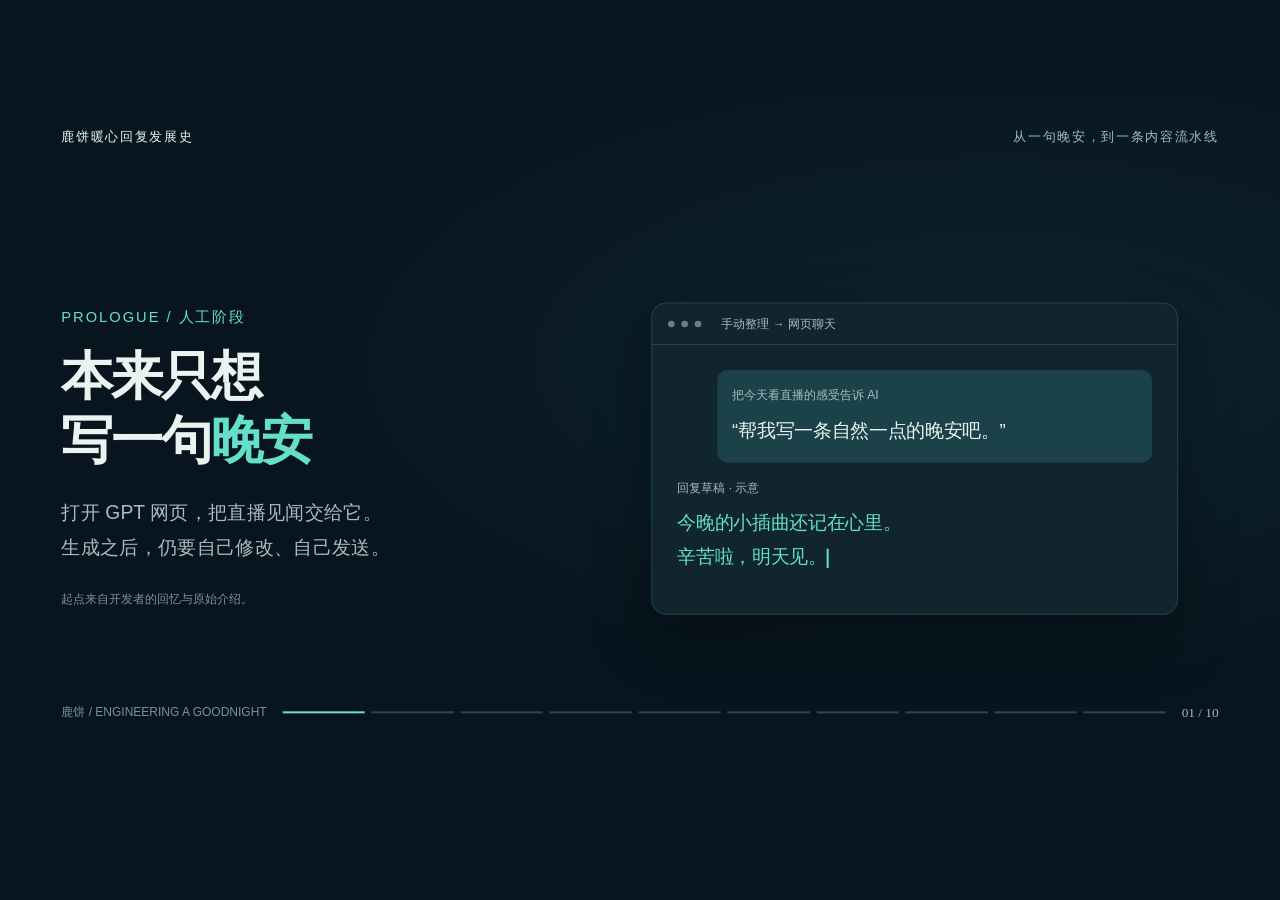
<file: projects/development-history/ppt/index.html>
<!doctype html>
<html lang="zh-CN">
<head>
<meta charset="utf-8">
<meta name="viewport" content="width=device-width,initial-scale=1">
<title>鹿饼暖心回复发展史 · 从一句晚安开始</title>
<style>
:root{color-scheme:dark;--bg:#08151e;--fg:#e9f4f1;--soft:#a3bebf;--accent:#64e0ca;--gold:#f1bd78}
*{box-sizing:border-box}body{margin:0;background:var(--bg);color:var(--fg);font-family:"Microsoft YaHei","Noto Sans CJK SC",sans-serif;overflow:hidden}
#canvas{position:absolute;left:50%;top:50%;width:1920px;height:1080px;transform:translate(-50%,-50%) scale(var(--scale,1));transform-origin:center;overflow:hidden;background:radial-gradient(ellipse at 78% 38%,#15424b55,transparent 52%),var(--bg)}
header{position:absolute;left:92px;right:92px;top:58px;display:flex;justify-content:space-between;font-size:19px;letter-spacing:3px;color:var(--soft)}header b{color:var(--fg);font-weight:500}
.slide{display:none;position:absolute;inset:0;padding:176px 92px 150px;grid-template-columns:760px 1fr;column-gap:64px;align-items:center}.slide.active{display:grid}
.eyebrow{color:var(--accent);font-size:22px;margin-bottom:26px;letter-spacing:3px}
h1{font-size:78px;line-height:1.23;font-weight:700;letter-spacing:-3px;margin:0 0 34px;max-width:760px}
h1 em{font-style:normal;color:var(--accent)}.lede{font-size:29px;line-height:1.8;color:var(--soft);max-width:680px;margin:0}
.source{font:18px/1.65 "Microsoft YaHei",sans-serif;color:#749599;margin-top:38px}.source b{color:var(--gold);font-weight:500}
.visual{height:560px;position:relative;align-self:center;display:flex;align-items:center;justify-content:center}
.browser{width:790px;border:1px solid #33575b;border-radius:22px;background:#10252e;overflow:hidden;box-shadow:0 36px 90px #0005}
.browser-head{height:62px;border-bottom:1px solid #33575b;display:flex;align-items:center;padding:0 24px;gap:10px;font-size:18px;color:var(--soft)}
.browser-head i{width:10px;height:10px;border-radius:50%;background:#668185}.browser-head span{margin-left:20px}
.chat{padding:38px;font-size:28px;line-height:1.8}.chat small{display:block;font-size:18px;color:var(--soft);margin-bottom:12px}.request{margin-left:60px;background:#1c4249;padding:22px;border-radius:16px}.reply{padding:22px 0;color:var(--accent);max-width:620px}.cursor{display:inline-block;width:3px;height:29px;background:var(--accent);vertical-align:middle;animation:blink 1s infinite}
.ring{width:480px;height:480px;border:1px solid #457c80;border-radius:50%;position:relative;display:grid;place-items:center;box-shadow:0 0 0 45px #64e0ca08}
.ring strong{font-size:80px;color:var(--accent);font-weight:500;line-height:1.2;text-align:center}
.satellite{position:absolute;background:var(--bg);padding:15px 24px;font-size:28px;border-left:3px solid var(--accent)}.satellite:nth-child(2){left:-140px;top:32px}.satellite:nth-child(3){right:-115px;top:216px}.satellite:nth-child(4){left:-95px;bottom:16px}
.bubble{display:inline-block;border:1px solid #4d727b;color:#d4e2e3;border-radius:50px;padding:12px 24px;font-size:25px;margin:10px;animation:float 4s infinite ease-in-out}
.cloud{position:absolute;top:10px;left:0;width:420px}.flow-arrow{color:var(--accent);font-size:72px}
.ai-box{position:absolute;right:0;top:80px;width:295px;height:295px;border:1px solid var(--accent);border-radius:50%;display:grid;place-items:center;font-size:54px;color:var(--accent);box-shadow:0 0 80px #64e0ca13}.question{position:absolute;right:80px;bottom:20px;color:var(--gold);font-size:120px;font-weight:300}
.conveyor{display:grid;grid-template-columns:240px 110px 1fr;gap:16px;width:100%;align-items:center}.raw{font:22px/2.4 Consolas,monospace;color:#94afb4}.machine{width:110px;height:300px;display:grid;place-items:center;border:1px solid var(--accent);color:var(--accent);writing-mode:vertical-rl;font-size:25px;letter-spacing:10px}.result{font-size:26px;line-height:2.9;padding-left:14px}.result b{color:var(--accent)}.result small{font-size:20px;color:var(--soft)}
.audio-diagram{width:100%}.label{font-size:21px;letter-spacing:2px;color:var(--soft);margin-bottom:28px}.wave{height:128px;display:flex;align-items:center;gap:10px;margin:22px 0 44px}.wave i{width:12px;background:var(--accent);border-radius:6px;transform-origin:center;animation:wave 2s infinite alternate}
.subline{margin-top:18px;background:#122e36;border-left:3px solid var(--accent);padding:19px 24px;font-size:28px;display:flex;gap:24px}.subline time{font:20px Consolas;color:var(--gold);padding-top:6px}
svg{width:100%;height:auto;overflow:visible}.axis{stroke:#4e747d;stroke-width:1}.plot{stroke:var(--accent);stroke-width:3;fill:#64e0ca18}.peak{fill:var(--gold);animation:pulse 2s infinite}.svglabel{fill:var(--soft);font:24px "Microsoft YaHei"}.smalllabel{fill:#799da2;font:18px "Microsoft YaHei"}
.event{width:100%;font-size:28px}.event .signal{font-size:90px;color:var(--accent);letter-spacing:-5px}.event .payload{margin:20px 0;border-top:1px solid #35545d;border-bottom:1px solid #35545d;padding:30px 0;color:var(--gold);font:26px/1.8 Consolas,"Microsoft YaHei"}.steps{display:flex;gap:22px;color:var(--soft);font-size:23px}.steps b{color:var(--accent)}
.pipeline{width:100%;display:grid;grid-template-columns:1fr 1fr;gap:0 40px;counter-reset:node}
.step{padding:26px 0;border-bottom:1px solid #34555c;font-size:29px}.step::before{counter-increment:node;content:"0" counter(node);display:inline-block;width:50px;color:var(--accent);font:20px Consolas}.step:last-child{color:var(--gold)}
.editing{width:100%}.track{height:90px;display:flex;gap:12px;border-bottom:2px solid #3c6470;padding-bottom:15px}.clip{background:#1d454d;border-top:3px solid var(--accent);flex:1;display:grid;place-items:center;font-size:24px}.clip:nth-child(2){flex:1.4;border-color:var(--gold)}.assembly{margin:40px 0;display:flex;gap:30px;font-size:28px;color:var(--soft)}.review{font-size:48px;color:var(--accent);padding:30px 0;border-top:1px solid #365a64}.review small{display:block;font-size:24px;color:var(--soft);margin-top:20px}
.toolset{display:flex;flex-wrap:wrap;gap:22px 32px;justify-content:center;width:100%;font-size:30px;color:var(--soft)}.toolset b{color:var(--accent);font-weight:500}.closing{font-size:50px;line-height:1.5;text-align:center;margin-top:50px}.closing em{color:var(--gold);font-style:normal}
footer{position:absolute;left:92px;right:92px;bottom:135px;display:flex;align-items:center;gap:24px;color:#72959c;font-size:18px}.rail{display:flex;gap:10px;flex:1}.rail i{height:3px;flex:1;background:#294952}.rail i.past{background:#397c7c}.rail i.on{background:var(--accent)}.page-number{color:var(--soft);font:20px Consolas}
@keyframes blink{50%{opacity:0}}@keyframes float{50%{transform:translateY(-12px)}}@keyframes wave{to{transform:scaleY(.45);opacity:.6}}@keyframes pulse{50%{opacity:.45}}
@media(prefers-reduced-motion:reduce){*{animation:none!important}}
</style>
</head><body><main id="canvas"><header><b>鹿饼暖心回复发展史</b><span>从一句晚安，到一条内容流水线</span></header>
<section class="slide active" data-slide="1">
 <div><div class="eyebrow">PROLOGUE / 人工阶段</div><h1>本来只想<br>写一句<em>晚安</em></h1><p class="lede">打开 GPT 网页，把直播见闻交给它。<br>生成之后，仍要自己修改、自己发送。</p><div class="source">起点来自开发者的回忆与原始介绍。</div></div>
 <div class="visual"><div class="browser"><div class="browser-head"><i></i><i></i><i></i><span>手动整理 → 网页聊天</span></div><div class="chat"><div class="request"><small>把今天看直播的感受告诉 AI</small>“帮我写一条自然一点的晚安吧。”</div><div class="reply"><small>回复草稿 · 示意</small>今晚的小插曲还记在心里。<br>辛苦啦，明天见。<span class="cursor"></span></div></div></div></div>
</section>
<section class="slide" data-slide="2">
 <div><div class="eyebrow">QUESTION / 真正想解决什么</div><h1>一条晚安，<br>需要一点<em>在场感</em></h1><p class="lede">不只复述直播内容。<br>还要记得某个瞬间，让语气像真的观众。</p><div class="source"><b>内容 + 感受 + 分寸</b><br>温柔但不油腻，具体但不过度推断。</div></div>
 <div class="visual"><div class="ring"><strong>今晚<br>我在</strong><div class="satellite">今天发生了什么</div><div class="satellite">为什么会笑</div><div class="satellite">怎样自然地说晚安</div></div></div>
</section>
<section class="slide" data-slide="3">
 <div><div class="eyebrow">STAGE 01 / 复制与粘贴</div><h1>AI 没看直播，<br>它在<em>考古弹幕</em></h1><p class="lede">弹幕里充满反应，却常常缺少起因。<br>只有“哈哈哈”，还不知道为什么好笑。</p><div class="source">输入：观众聊天记录<br>缺失：主播原话与完整上下文</div></div>
 <div class="visual"><div class="cloud"><span class="bubble">哈哈哈哈</span><span class="bubble">？？？</span><span class="bubble">绷不住了</span><span class="bubble">小岁又来了</span><span class="bubble">晚安～</span></div><div class="ai-box">GPT</div><div class="question">?</div></div>
</section>
<section class="slide" data-slide="4">
 <div><div class="eyebrow">STAGE 02 / 2024.10 起</div><h1>先整理弹幕，<br>再交给<em>AI</em></h1><p class="lede">按分钟分组、合并复读、筛选低信息内容。<br>先让有限的输入空间装下更多有用信息。</p><div class="source"><b>07e70a4 · 初始提交</b><br>2025 年继续调整目标行数与保留规则。<br>这是早期方案；后续也探索保留完整原文。</div></div>
 <div class="visual"><div class="conveyor"><div class="raw">&lt;d&gt;哈哈哈&lt;/d&gt;<br>&lt;d&gt;哈哈哈&lt;/d&gt;<br>&lt;d&gt;？？？&lt;/d&gt;<br>&lt;d&gt;晚安&lt;/d&gt;</div><div class="machine">分组 · 合并 · 筛选</div><div class="result"><b>22:10</b> 哈哈哈 × 18<br><b>22:11</b> 一起刷问号<br><b>22:15</b> 下播晚安<br><small>压缩的是重复，不是心意。</small></div></div></div>
</section>
<section class="slide" data-slide="5">
 <div><div class="eyebrow">STAGE 03 / 2025.11</div><h1>让电脑<br><em>直接听直播</em></h1><p class="lede">ASR = 自动语音识别。<br>把声音转成带时间的字幕，找回主播原话。</p><div class="source"><b>2f34562 · 引入 ASR 字幕处理</b><br>Whisper 曾是早期语音识别的重要组成。</div></div>
 <div class="visual"><div class="audio-diagram"><div class="label">直播音频 → ASR → 时间轴字幕</div><div class="wave" id="wave"></div><div class="subline"><time>00:12</time><span>“我刚才不是那个意思！”</span></div><div class="subline"><time>00:18</time><span>“你们怎么都在笑啊？”</span></div><div class="source">字幕示意</div></div></div>
</section>
<section class="slide" data-slide="6">
 <div><div class="eyebrow">STAGE 04 / 找到值得讲的瞬间</div><h1>字幕给内容，<br>弹幕给<em>线索</em></h1><p class="lede">把主播说的话和观众反应放在同一条时间轴。<br>热度用于提示候选，安静的重要内容也要保留。</p><div class="source">热度不是质量评分，也不能代替原文核对。<br>输出曾包括 _AI_HIGHLIGHT.txt。</div></div>
 <div class="visual"><svg viewBox="0 0 800 540"><text x="0" y="40" class="svglabel">字幕内容</text><path class="axis" d="M0 110H800"/><g fill="#2c6069"><rect x="5" y="70" width="145" height="26"/><rect x="175" y="70" width="205" height="26"/><rect x="405" y="70" width="115" height="26"/><rect x="545" y="70" width="230" height="26"/></g><text x="0" y="195" class="svglabel">观众反应</text><path class="plot" d="M0 405L20 380 50 382 90 365 110 378 150 260 175 376 220 365 260 345 290 368 325 370 355 225 375 290 400 358 440 370 465 245 485 365 525 375 555 360 595 379 630 305 655 350 680 366 720 255 750 365 790 379 800 405Z"/><circle class="peak" cx="355" cy="225" r="10"/><circle class="peak" cx="720" cy="255" r="10"/><text x="293" y="163" class="svglabel">发生了什么？</text><text x="0" y="460" class="smalllabel">开播</text><text x="735" y="460" class="smalllabel">下播</text><text x="0" y="520" class="smalllabel">示意曲线 · 非真实直播热度数据</text></svg></div>
</section>
<section class="slide" data-slide="7">
 <div><div class="eyebrow">STAGE 05 / 2026.01</div><h1>文件准备好，<br>软件就来<em>敲门</em></h1><p class="lede">Webhook 是录播软件主动发来的通知。<br>从此不用一直盯着文件夹，等录播结束。</p><div class="source"><b>28ba8e0 · 接收 Webhook</b><br>等待文件稳定、去重、处理重连，都是后来补上的细节。</div></div>
 <div class="visual"><div class="event"><div class="signal">REC → POST → RUN</div><div class="payload">录播软件：文件好了，可以开工了。<br>程序：收到，进入处理队列。</div><div class="steps"><b>检查文件</b> → 合并分段 → 提取音频 → 字幕</div></div></div>
</section>
<section class="slide" data-slide="8">
 <div><div class="eyebrow">STAGE 06 / 从工具到服务</div><h1>一条会开工的<br><em>晚安流水线</em></h1><p class="lede">文字、漫画、评论逐步接通。<br>重试、延迟发送和历史记录，让流程更可靠。</p><div class="source"><b>e093982 · 晚安回复与漫画生成</b><br>再接入 B 站评论接口和调度逻辑。</div></div>
 <div class="visual"><div class="pipeline"><div class="step">接收录播</div><div class="step">ASR 字幕</div><div class="step">整理上下文</div><div class="step">AI 写晚安</div><div class="step">AI 画漫画</div><div class="step">B 站评论</div></div></div>
</section>
<section class="slide" data-slide="9">
 <div><div class="eyebrow">STAGE 07 / 2026 · 继续生长</div><h1>长直播，<br>也能变成<em>短片</em></h1><p class="lede">更多 ASR 后端、说话人处理、候选复核。<br>从找片段，到字幕、封面、投稿队列。</p><div class="source">Whisper / Paraformer / SenseVoice / Fun-ASR-Nano<br>AI 提供候选，人工核对边界、错词和标题。</div></div>
 <div class="visual"><div class="editing"><div class="label">完整直播时间轴</div><div class="track"><div class="clip">片段 A</div><div class="clip">片段 B</div><div class="clip">片段 C</div></div><div class="assembly">字幕 + 标题 + 封面 → 待审核</div><div class="review">✓ 最后一眼，留给人<small>候选不等于成片，生成不等于发布。</small></div></div></div>
</section>
<section class="slide" data-slide="10">
 <div><div class="eyebrow">EPILOGUE / 同一个出发点</div><h1>把工具接起来，<br>让心意<em>稳定送达</em></h1><p class="lede">AI 帮忙处理繁琐步骤。<br>真正想说什么，始终来自看直播的人。</p><div class="source">github.com/Yuiffy/danmaku-to-summary-ts<br>github.com/Yuiffy/ai-video-workflow</div></div>
 <div class="visual"><div><div class="toolset"><span>录播姬</span><b>→</b><span>FFmpeg</span><b>→</b><span>ASR</span><span>字幕 / 弹幕</span><b>→</b><span>AI API</span><b>→</b><span>B 站</span></div><div class="closing">从手动复制粘贴，<br>到<em>持续运转的工作流</em>。</div></div></div>
</section>
<footer><span>鹿饼 / ENGINEERING A GOODNIGHT</span><div class="rail" id="rail"></div><span class="page-number" id="pageNumber">01 / 10</span></footer>
</main>
<script>
const slides=Array.from(document.querySelectorAll('[data-slide]'));
const rail=document.getElementById('rail');
slides.forEach(()=>rail.appendChild(document.createElement('i')));
const dots=Array.from(rail.children);let current=0;
const wave=document.getElementById('wave');
for(let i=0;i<32;i++){const b=document.createElement('i');b.style.height=(24+85*Math.abs(Math.sin(i*1.71)))+'px';b.style.animationDelay=(-i*.12)+'s';wave.appendChild(b)}
function resize(){document.documentElement.style.setProperty('--scale',Math.min(innerWidth/1920,innerHeight/1080))}
function select(index){current=Math.min(slides.length-1,Math.max(0,index));slides.forEach((s,i)=>s.classList.toggle('active',i===current));dots.forEach((d,i)=>{d.classList.toggle('on',i===current);d.classList.toggle('past',i<current)});document.getElementById('pageNumber').textContent=String(current+1).padStart(2,'0')+' / 10'}
window.renderAt=function(frame){select(frame.slide);document.getAnimations().forEach(a=>{a.pause();a.currentTime=frame.time*1000})};
addEventListener('resize',resize);addEventListener('keydown',e=>{if(['ArrowRight',' '].includes(e.key))select(current+1);if(e.key==='ArrowLeft')select(current-1)});
resize();select(0);
</script>
</body></html>
</file>
